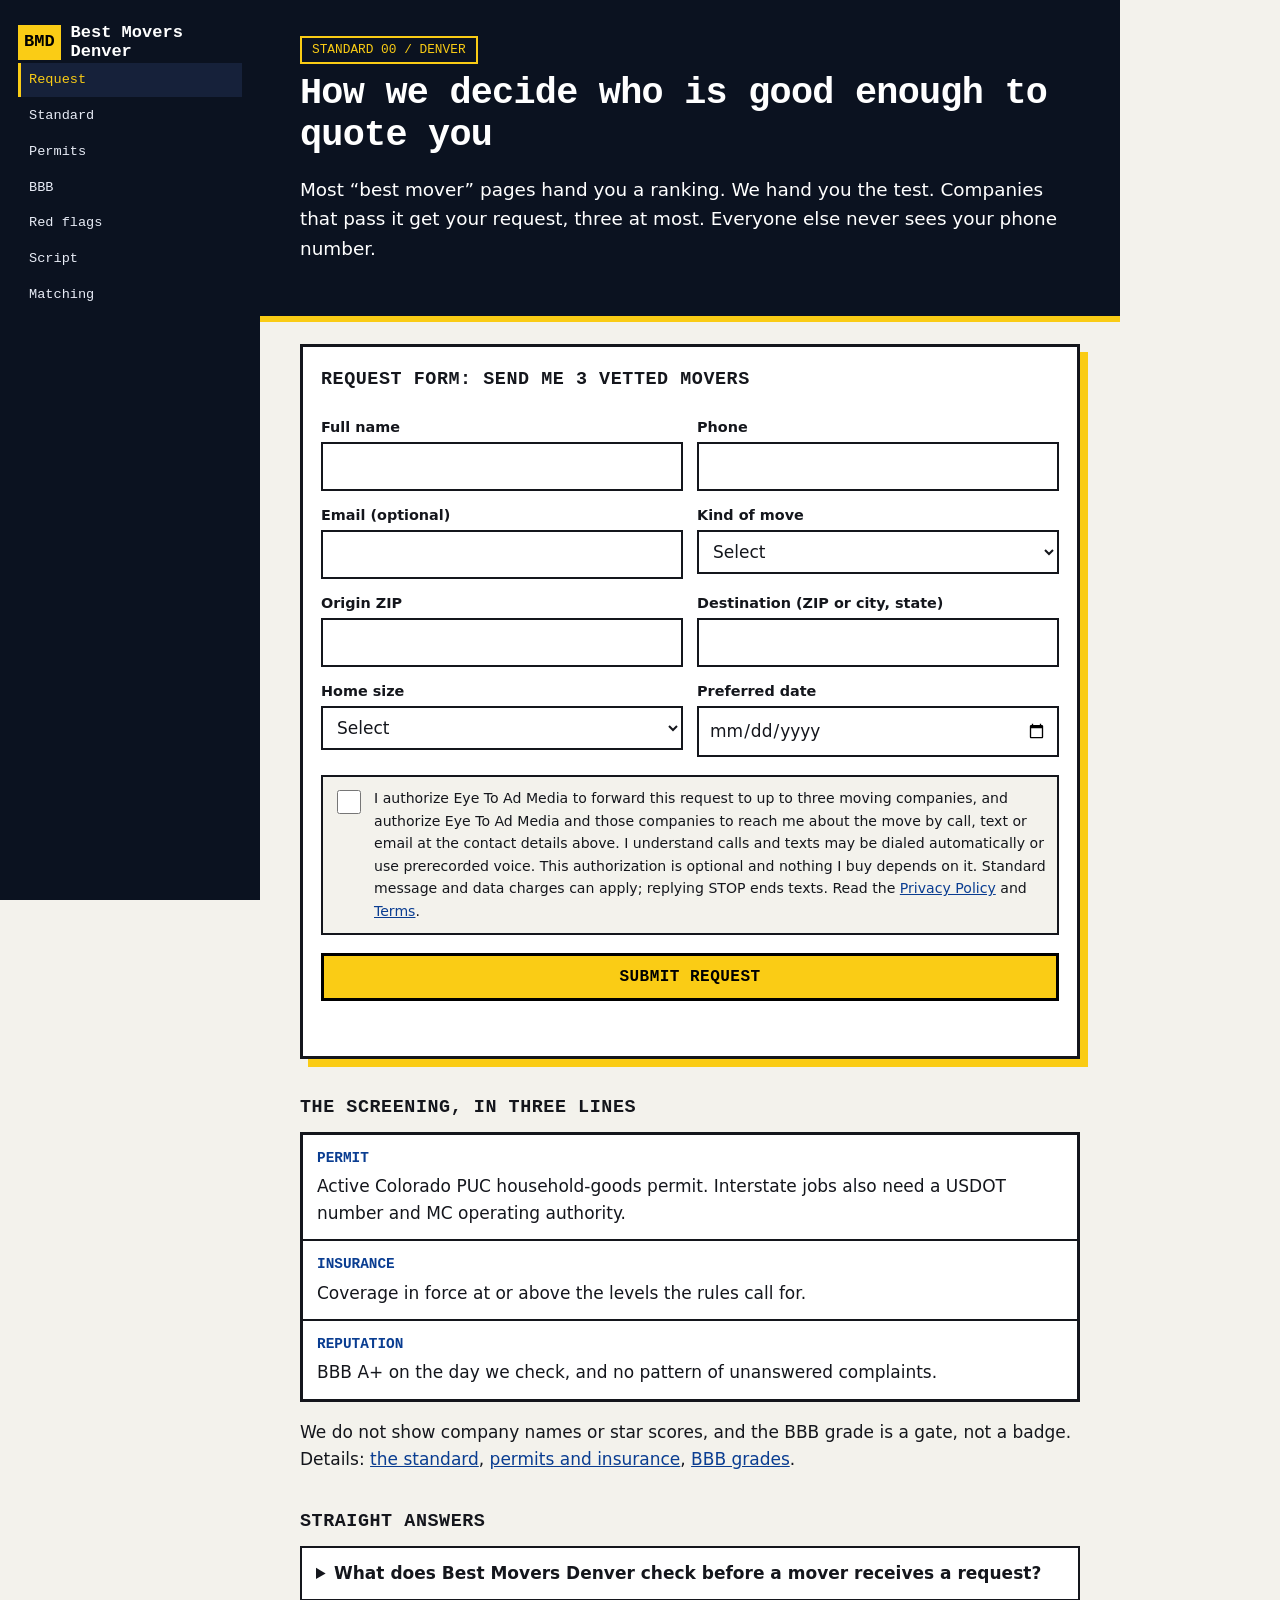
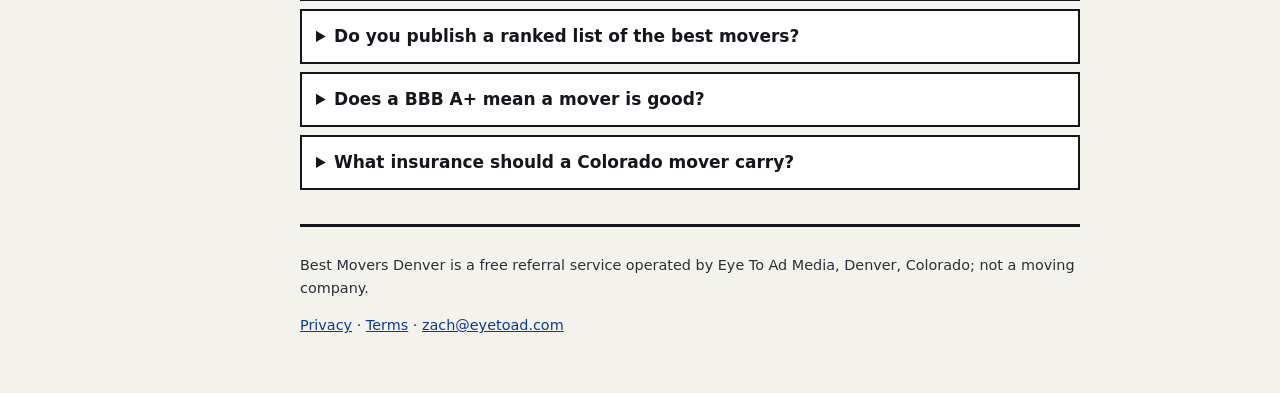
<file: index.html>
<!doctype html>
<html lang="en">
<head>
<meta charset="utf-8">
<meta name="viewport" content="width=device-width,initial-scale=1">
<meta http-equiv="Content-Security-Policy" content="default-src 'self'; script-src 'self'; style-src 'self'; img-src 'self' data:; connect-src https://clients.eyetoad.com; form-action https://clients.eyetoad.com; base-uri 'self'; object-src 'none'; upgrade-insecure-requests">
<meta name="referrer" content="strict-origin-when-cross-origin">
<title>Best Movers Denver: How We Vet Movers Before You Get Quotes</title>
<meta name="description" content="Our vetting standard for Denver movers: Colorado PUC permit, USDOT/MC, insurance and BBB A+. Send one request and get up to 3 vetted movers.">
<link rel="canonical" href="https://bestmoversdenver.com/">
<link rel="icon" href="/assets/icon.svg" type="image/svg+xml">
<link rel="stylesheet" href="/assets/site.css">
<meta property="og:type" content="website">
<meta property="og:title" content="Best Movers Denver: How We Vet Movers Before You Get Quotes">
<meta property="og:description" content="Our vetting standard for Denver movers: Colorado PUC permit, USDOT/MC, insurance and BBB A+. Send one request and get up to 3 vetted movers.">
<meta property="og:url" content="https://bestmoversdenver.com/">
<script type="application/ld+json">
{"@context": "https://schema.org", "@graph": [{"@type": "WebSite", "@id": "https://bestmoversdenver.com/#site", "url": "https://bestmoversdenver.com/", "name": "Best Movers Denver", "publisher": {"@id": "https://bestmoversdenver.com/#org"}}, {"@type": "Organization", "@id": "https://bestmoversdenver.com/#org", "name": "Eye To Ad Media", "url": "https://bestmoversdenver.com/", "areaServed": "Denver, Colorado"}, {"@type": "Service", "name": "Vetted mover matching in Denver", "serviceType": "Moving company referral", "description": "Free referral service that sends a Denver-area move request to up to three movers that passed a permit, insurance and BBB screening. Not a moving company.", "provider": {"@id": "https://bestmoversdenver.com/#org"}, "areaServed": {"@type": "City", "name": "Denver"}, "offers": {"@type": "Offer", "price": "0", "priceCurrency": "USD"}}, {"@type": "FAQPage", "mainEntity": [{"@type": "Question", "name": "What does Best Movers Denver check before a mover receives a request?", "acceptedAnswer": {"@type": "Answer", "text": "Three things, every time: an active Colorado PUC household-goods permit (plus USDOT and MC numbers if the move crosses a state line), insurance in force, and a Better Business Bureau A+ rating. We look each one up ourselves."}}, {"@type": "Question", "name": "Do you publish a ranked list of the best movers?", "acceptedAnswer": {"@type": "Answer", "text": "No. Rankings and star scores go out of date and are easy to game. We publish the standard so you can test any company, including ones we have never heard of."}}, {"@type": "Question", "name": "Does a BBB A+ mean a mover is good?", "acceptedAnswer": {"@type": "Answer", "text": "Not by itself. BBB says its letter grade comes from factors such as complaint history, time in business, transparency, licensing and advertising problems. Customer reviews are not part of the calculation. It is one useful signal among several."}}, {"@type": "Question", "name": "What insurance should a Colorado mover carry?", "acceptedAnswer": {"@type": "Answer", "text": "A compliance publisher's summary of the PUC rules lists 750,000 dollars combined single limit for vehicles of 10,000 pounds GVWR or more, 300,000 for lighter vehicles, and 500,000 general liability for household goods movers. Confirm with the PUC."}}]}]}
</script>
</head>
<body>
<a class="skip" href="#main">Skip to content</a>
<div class="frame">
<aside class="side"><a class="mark" href="/" aria-label="Best Movers Denver home"><span class="sq">BMD</span><span>Best Movers<br>Denver</span></a><nav aria-label="Main"><a href="/" aria-current="page">Request</a><a href="/our-standard/">Standard</a><a href="/permits-and-insurance/">Permits</a><a href="/bbb-grades/">BBB</a><a href="/red-flags/">Red flags</a><a href="/phone-questions/">Script</a><a href="/how-it-works/">Matching</a></nav></aside>
<div class="col"><main id="main">
<div class="topband"><p class="stamp">Standard 00 / Denver</p>
<h1>How we decide who is good enough to quote you</h1>
<p class="lede">Most &ldquo;best mover&rdquo; pages hand you a ranking. We hand you the test. Companies that pass it get your request, three at most. Everyone else never sees your phone number.</p></div>
<section class="slab" aria-labelledby="fh">
<form id="quote" action="https://clients.eyetoad.com/lead/send.php" method="post" data-who="up to three movers that cleared our permit, insurance and BBB screening" novalidate>
<h2 id="fh">Request form: send me 3 vetted movers</h2>
<div class="hp" aria-hidden="true"><label for="hp1">Leave this empty</label><input id="hp1" type="text" name="_honey" tabindex="-1" autocomplete="off"></div>
<input type="hidden" name="_t" value="">
<input type="hidden" name="service" value="Vetted mover request, Denver area (local or interstate)">
<input type="hidden" name="_next" value="https://bestmoversdenver.com/how-it-works/">
<div class="grid2">
<div><label for="f-name">Full name</label><input id="f-name" name="name" type="text" autocomplete="name" required maxlength="80"></div>
<div><label for="f-phone">Phone</label><input id="f-phone" name="phone" type="tel" inputmode="tel" autocomplete="tel" required maxlength="20"></div>
<div><label for="f-email">Email (optional)</label><input id="f-email" name="email" type="email" autocomplete="email" maxlength="120"></div>
<div><label for="f-type">Kind of move</label><select id="f-type" name="move_type"><option value="">Select</option><option>Within Colorado</option><option>Out of Colorado</option><option>Into Colorado</option></select></div>
<div><label for="f-from">Origin ZIP</label><input id="f-from" name="from_zip" type="text" inputmode="numeric" autocomplete="postal-code" maxlength="5" pattern="[0-9]{5}"></div>
<div><label for="f-to">Destination (ZIP or city, state)</label><input id="f-to" name="destination" type="text" maxlength="80"></div>
<div><label for="f-size">Home size</label><select id="f-size" name="home_size"><option value="">Select</option><option>Studio or 1 bedroom</option><option>2 bedrooms</option><option>3 bedrooms</option><option>4 or more bedrooms</option><option>Partial load</option></select></div>
<div><label for="f-date">Preferred date</label><input id="f-date" name="move_date" type="date"></div>
</div>
<div class="agree">
<input id="f-consent" type="checkbox" name="consent" value="yes" required>
<label for="f-consent" id="consent-text">I authorize Eye To Ad Media to forward this request to up to three moving companies, and authorize Eye To Ad Media and those companies to reach me about the move by call, text or email at the contact details above. I understand calls and texts may be dialed automatically or use prerecorded voice. This authorization is optional and nothing I buy depends on it. Standard message and data charges can apply; replying STOP ends texts. Read the <a href="/privacy/">Privacy Policy</a> and <a href="/terms/">Terms</a>.</label>
</div>
<button class="btn go" type="submit" data-label="Submit request">Submit request</button>
<p id="form-msg" class="form-msg" role="status" aria-live="polite" tabindex="-1"></p>
</form>
<div id="form-done" hidden tabindex="-1"><h2>Request received</h2><p>We read each submission before it goes out. Matched movers should call within about one business day. Meanwhile, review the <a href="/phone-questions/">phone script</a> and use it on every call.</p></div>
</section>
<section class="plain" aria-labelledby="t3">
<h2 id="t3">The screening, in three lines</h2>
<dl class="specs">
<div><dt>Permit</dt><dd>Active Colorado PUC household-goods permit. Interstate jobs also need a USDOT number and MC operating authority.</dd></div>
<div><dt>Insurance</dt><dd>Coverage in force at or above the levels the rules call for.</dd></div>
<div><dt>Reputation</dt><dd>BBB A+ on the day we check, and no pattern of unanswered complaints.</dd></div>
</dl>
<p>We do not show company names or star scores, and the BBB grade is a gate, not a badge. Details: <a href="/our-standard/">the standard</a>, <a href="/permits-and-insurance/">permits and insurance</a>, <a href="/bbb-grades/">BBB grades</a>.</p>
</section>
<section class="plain" aria-labelledby="qa">
<h2 id="qa">Straight answers</h2>
<details><summary>What does Best Movers Denver check before a mover receives a request?</summary><p>Three things, every time: an active Colorado PUC household-goods permit (plus USDOT and MC numbers if the move crosses a state line), insurance in force, and a Better Business Bureau A+ rating. We look each one up ourselves.</p></details><details><summary>Do you publish a ranked list of the best movers?</summary><p>No. Rankings and star scores go out of date and are easy to game. We publish the standard so you can test any company, including ones we have never heard of.</p></details><details><summary>Does a BBB A+ mean a mover is good?</summary><p>Not by itself. BBB says its letter grade comes from factors such as complaint history, time in business, transparency, licensing and advertising problems. Customer reviews are not part of the calculation. It is one useful signal among several.</p></details><details><summary>What insurance should a Colorado mover carry?</summary><p>A compliance publisher's summary of the PUC rules lists 750,000 dollars combined single limit for vehicles of 10,000 pounds GVWR or more, 300,000 for lighter vehicles, and 500,000 general liability for household goods movers. Confirm with the PUC.</p></details>
</section>
</main>
<footer class="foot"><p>Best Movers Denver is a free referral service operated by Eye To Ad Media, Denver, Colorado; not a moving company.</p><p><a href="/privacy/">Privacy</a> &middot; <a href="/terms/">Terms</a> &middot; <a href="mailto:zach@eyetoad.com">zach@eyetoad.com</a></p></footer></div>
</div>
<script src="/assets/lead.js" defer></script>
</body>
</html>
</file>
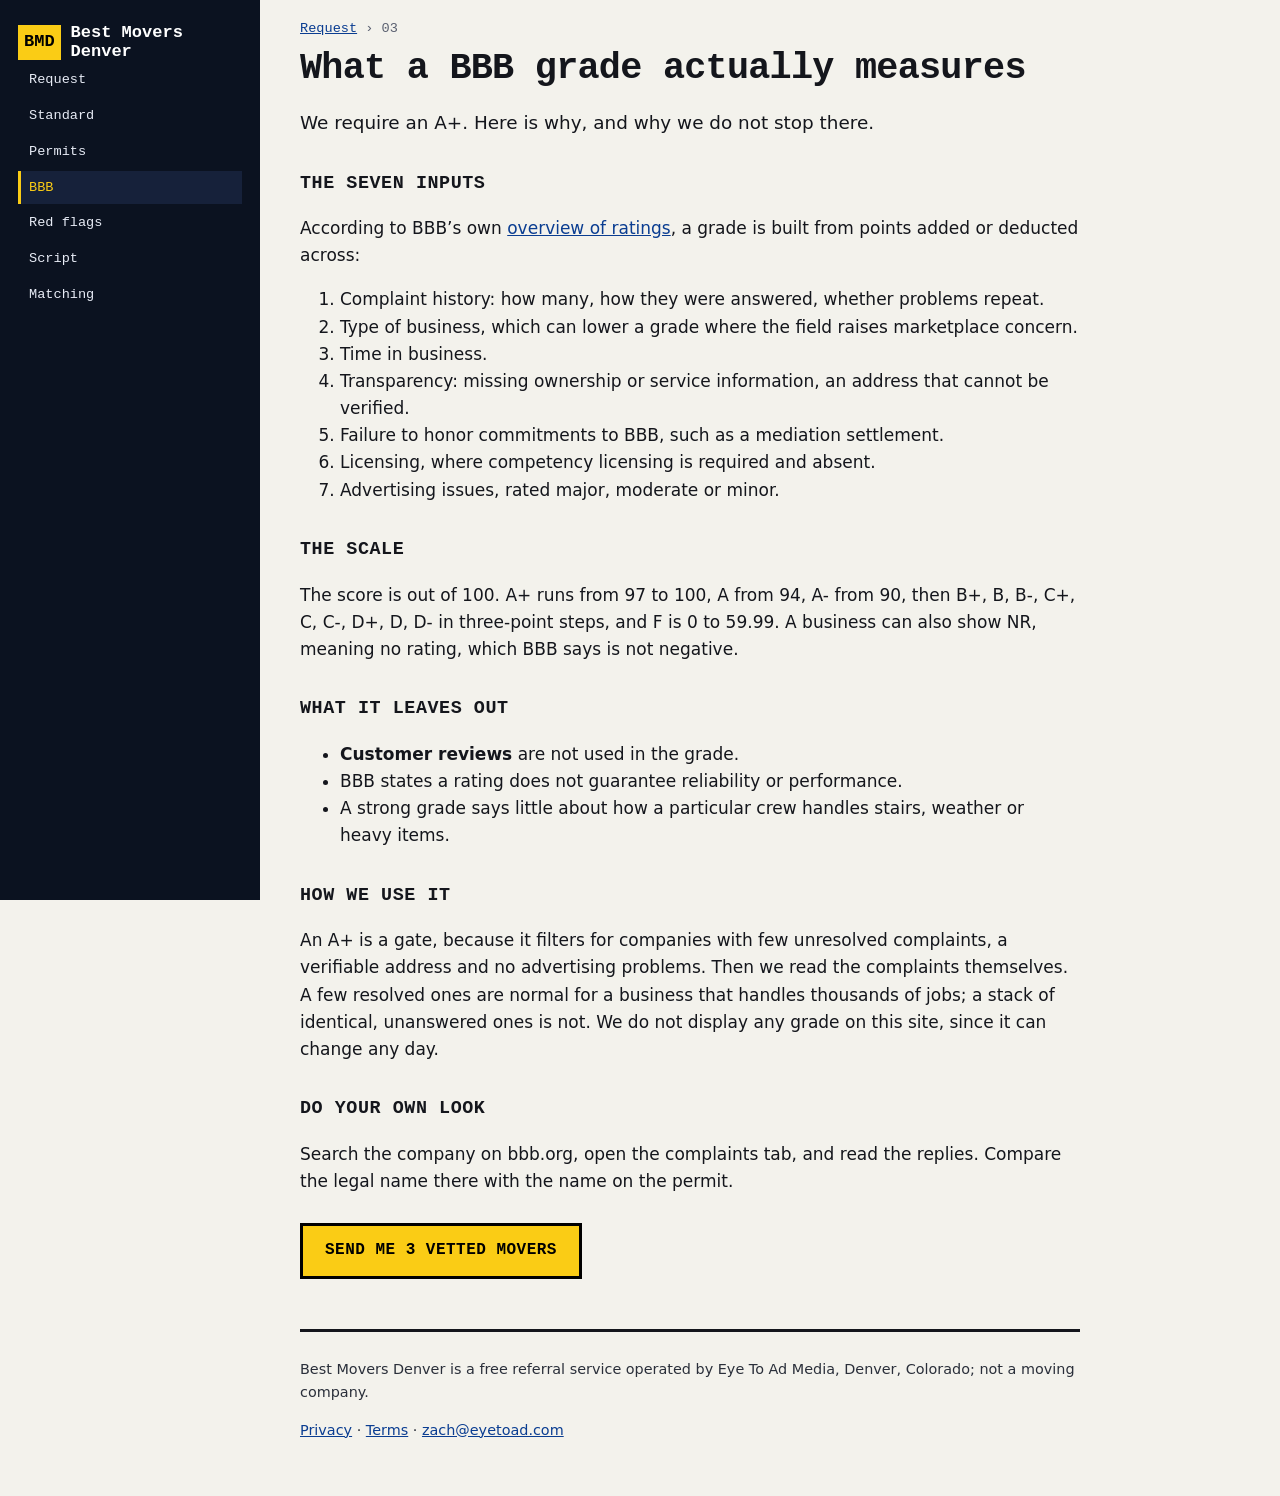
<file: bbb-grades/index.html>
<!doctype html>
<html lang="en">
<head>
<meta charset="utf-8">
<meta name="viewport" content="width=device-width,initial-scale=1">
<meta http-equiv="Content-Security-Policy" content="default-src 'self'; script-src 'self'; style-src 'self'; img-src 'self' data:; form-action 'none'; base-uri 'self'; object-src 'none'; upgrade-insecure-requests">
<meta name="referrer" content="strict-origin-when-cross-origin">
<title>What a BBB Grade Measures (and Doesn&#x27;t) for Movers | Best Movers Denver</title>
<meta name="description" content="How BBB letter grades are calculated from seven factors, the 100-point scale, what reviews do not count for, and how we use A+ when screening Denver movers.">
<link rel="canonical" href="https://bestmoversdenver.com/bbb-grades/">
<link rel="icon" href="/assets/icon.svg" type="image/svg+xml">
<link rel="stylesheet" href="/assets/site.css">
<meta property="og:type" content="website">
<meta property="og:title" content="What a BBB Grade Measures (and Doesn&#x27;t) for Movers | Best Movers Denver">
<meta property="og:description" content="How BBB letter grades are calculated from seven factors, the 100-point scale, what reviews do not count for, and how we use A+ when screening Denver movers.">
<meta property="og:url" content="https://bestmoversdenver.com/bbb-grades/">
<script type="application/ld+json">
{"@context": "https://schema.org", "@graph": [{"@type": "WebSite", "@id": "https://bestmoversdenver.com/#site", "url": "https://bestmoversdenver.com/", "name": "Best Movers Denver", "publisher": {"@id": "https://bestmoversdenver.com/#org"}}, {"@type": "Organization", "@id": "https://bestmoversdenver.com/#org", "name": "Eye To Ad Media", "url": "https://bestmoversdenver.com/", "areaServed": "Denver, Colorado"}, {"@type": "Article", "headline": "What a BBB grade actually measures", "description": "BBB letter grade factors, scale and limits.", "dateModified": "2026-11-11", "author": {"@id": "https://bestmoversdenver.com/#org"}, "publisher": {"@id": "https://bestmoversdenver.com/#org"}, "mainEntityOfPage": "https://bestmoversdenver.com/bbb-grades/"}]}
</script>
</head>
<body>
<a class="skip" href="#main">Skip to content</a>
<div class="frame">
<aside class="side"><a class="mark" href="/" aria-label="Best Movers Denver home"><span class="sq">BMD</span><span>Best Movers<br>Denver</span></a><nav aria-label="Main"><a href="/">Request</a><a href="/our-standard/">Standard</a><a href="/permits-and-insurance/">Permits</a><a href="/bbb-grades/" aria-current="page">BBB</a><a href="/red-flags/">Red flags</a><a href="/phone-questions/">Script</a><a href="/how-it-works/">Matching</a></nav></aside>
<div class="col"><main id="main">
<article class="doc">
<p class="crumb"><a href="/">Request</a> &rsaquo; 03</p>
<h1>What a BBB grade actually measures</h1>
<p class="lede">We require an A+. Here is why, and why we do not stop there.</p>
<h2>The seven inputs</h2>
<p>According to BBB&rsquo;s own <a href="https://www.bbb.org/all/overview-of-ratings" rel="nofollow noopener">overview of ratings</a>, a grade is built from points added or deducted across:</p>
<ol>
<li>Complaint history: how many, how they were answered, whether problems repeat.</li>
<li>Type of business, which can lower a grade where the field raises marketplace concern.</li>
<li>Time in business.</li>
<li>Transparency: missing ownership or service information, an address that cannot be verified.</li>
<li>Failure to honor commitments to BBB, such as a mediation settlement.</li>
<li>Licensing, where competency licensing is required and absent.</li>
<li>Advertising issues, rated major, moderate or minor.</li>
</ol>
<h2>The scale</h2>
<p>The score is out of 100. A+ runs from 97 to 100, A from 94, A- from 90, then B+, B, B-, C+, C, C-, D+, D, D- in three-point steps, and F is 0 to 59.99. A business can also show NR, meaning no rating, which BBB says is not negative.</p>
<h2>What it leaves out</h2>
<ul>
<li><strong>Customer reviews</strong> are not used in the grade.</li>
<li>BBB states a rating does not guarantee reliability or performance.</li>
<li>A strong grade says little about how a particular crew handles stairs, weather or heavy items.</li>
</ul>
<h2>How we use it</h2>
<p>An A+ is a gate, because it filters for companies with few unresolved complaints, a verifiable address and no advertising problems. Then we read the complaints themselves. A few resolved ones are normal for a business that handles thousands of jobs; a stack of identical, unanswered ones is not. We do not display any grade on this site, since it can change any day.</p>
<h2>Do your own look</h2>
<p>Search the company on bbb.org, open the complaints tab, and read the replies. Compare the legal name there with the name on the permit.</p>
<p class="go-line"><a class="btn" href="/#quote">Send me 3 vetted movers</a></p></article>
</main>
<footer class="foot"><p>Best Movers Denver is a free referral service operated by Eye To Ad Media, Denver, Colorado; not a moving company.</p><p><a href="/privacy/">Privacy</a> &middot; <a href="/terms/">Terms</a> &middot; <a href="mailto:zach@eyetoad.com">zach@eyetoad.com</a></p></footer></div>
</div>
</body>
</html>
</file>
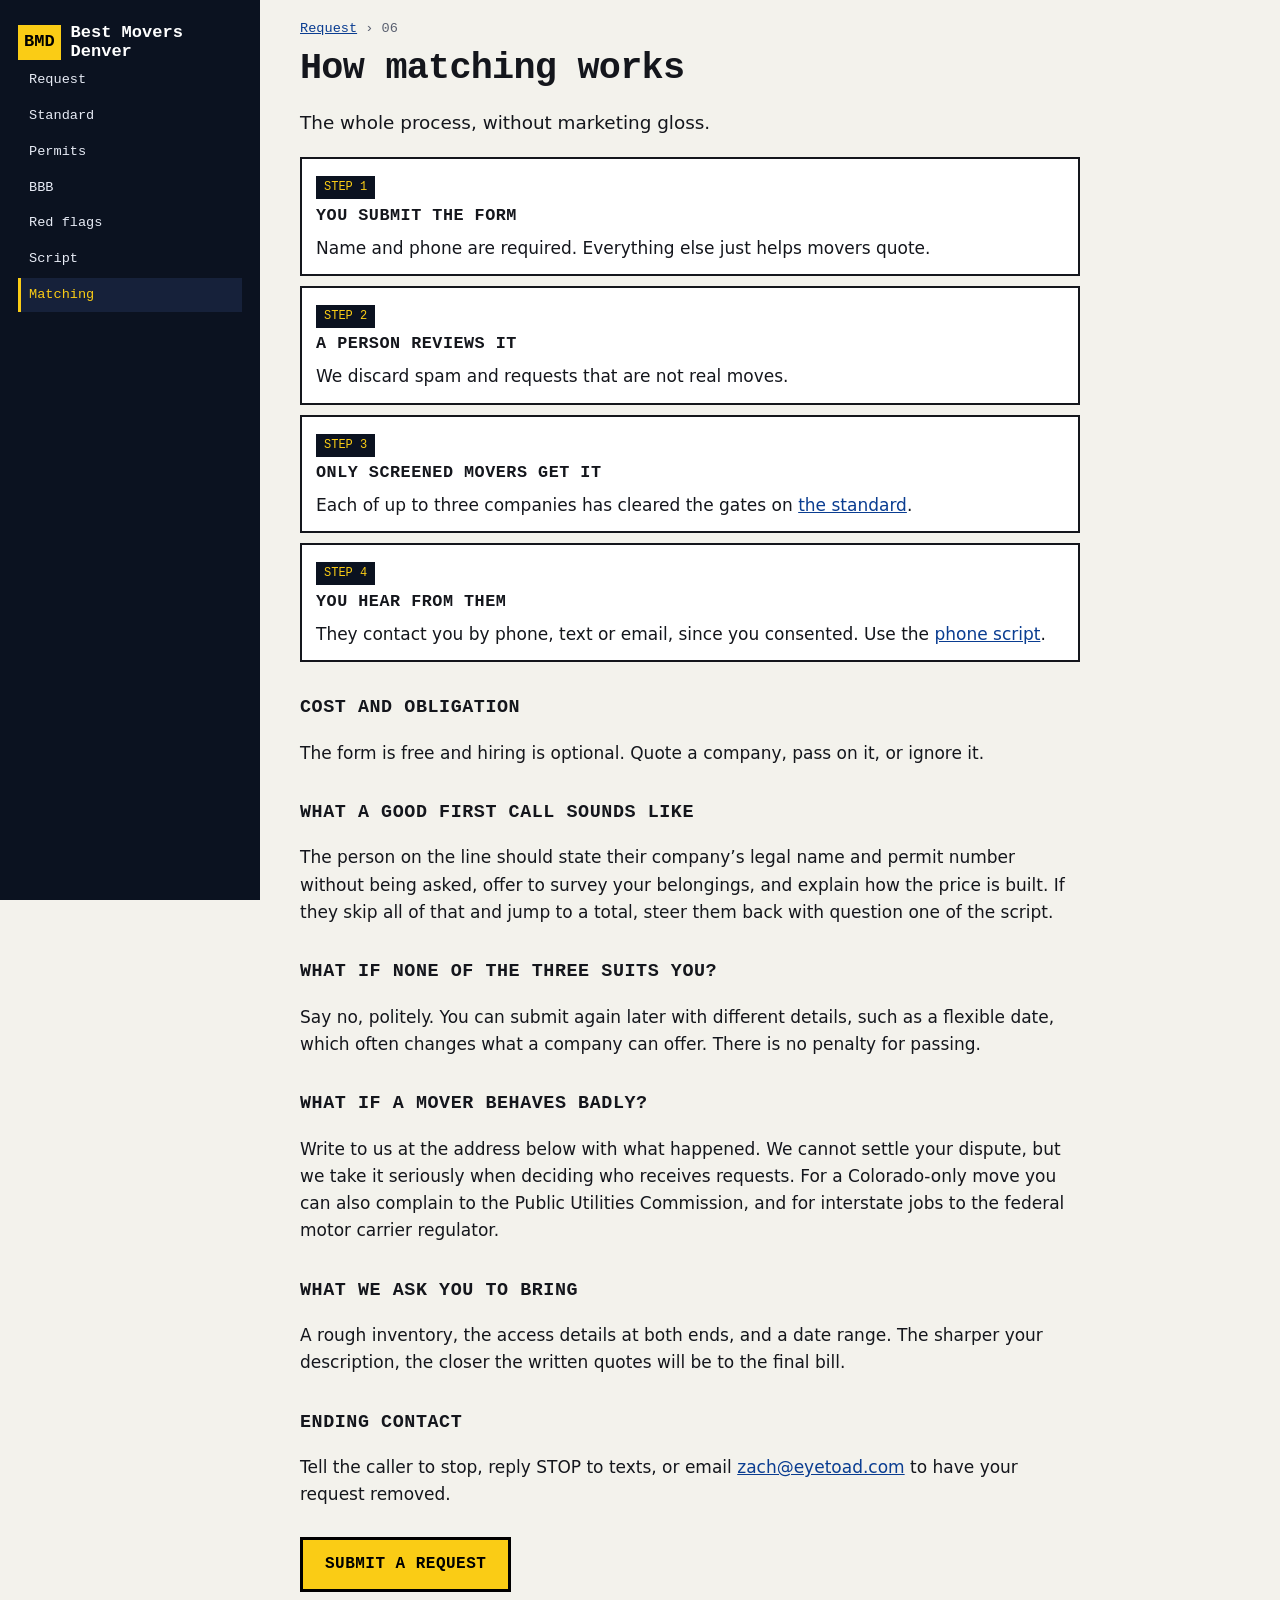
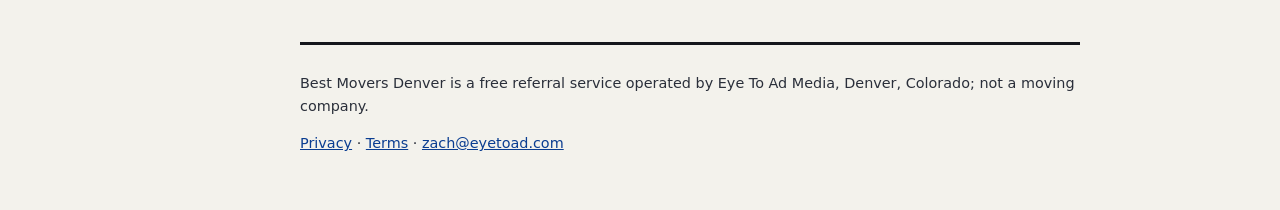
<file: how-it-works/index.html>
<!doctype html>
<html lang="en">
<head>
<meta charset="utf-8">
<meta name="viewport" content="width=device-width,initial-scale=1">
<meta http-equiv="Content-Security-Policy" content="default-src 'self'; script-src 'self'; style-src 'self'; img-src 'self' data:; form-action 'none'; base-uri 'self'; object-src 'none'; upgrade-insecure-requests">
<meta name="referrer" content="strict-origin-when-cross-origin">
<title>How Best Movers Denver Matching Works</title>
<meta name="description" content="From form to calls: who reviews your request, how movers are screened, and how to stop contact.">
<link rel="canonical" href="https://bestmoversdenver.com/how-it-works/">
<link rel="icon" href="/assets/icon.svg" type="image/svg+xml">
<link rel="stylesheet" href="/assets/site.css">
<meta property="og:type" content="website">
<meta property="og:title" content="How Best Movers Denver Matching Works">
<meta property="og:description" content="From form to calls: who reviews your request, how movers are screened, and how to stop contact.">
<meta property="og:url" content="https://bestmoversdenver.com/how-it-works/">
<script type="application/ld+json">
{"@context": "https://schema.org", "@graph": [{"@type": "WebSite", "@id": "https://bestmoversdenver.com/#site", "url": "https://bestmoversdenver.com/", "name": "Best Movers Denver", "publisher": {"@id": "https://bestmoversdenver.com/#org"}}, {"@type": "Organization", "@id": "https://bestmoversdenver.com/#org", "name": "Eye To Ad Media", "url": "https://bestmoversdenver.com/", "areaServed": "Denver, Colorado"}, {"@type": "HowTo", "name": "Get matched with vetted Denver movers", "step": [{"@type": "HowToStep", "name": "Submit the form", "text": "Name and phone required."}, {"@type": "HowToStep", "name": "Review", "text": "A person checks it is a real move."}, {"@type": "HowToStep", "name": "Screened movers only", "text": "Up to three companies that passed the standard."}, {"@type": "HowToStep", "name": "Compare", "text": "Use the phone script and hire one or none."}]}]}
</script>
</head>
<body>
<a class="skip" href="#main">Skip to content</a>
<div class="frame">
<aside class="side"><a class="mark" href="/" aria-label="Best Movers Denver home"><span class="sq">BMD</span><span>Best Movers<br>Denver</span></a><nav aria-label="Main"><a href="/">Request</a><a href="/our-standard/">Standard</a><a href="/permits-and-insurance/">Permits</a><a href="/bbb-grades/">BBB</a><a href="/red-flags/">Red flags</a><a href="/phone-questions/">Script</a><a href="/how-it-works/" aria-current="page">Matching</a></nav></aside>
<div class="col"><main id="main">
<article class="doc">
<p class="crumb"><a href="/">Request</a> &rsaquo; 06</p>
<h1>How matching works</h1>
<p class="lede">The whole process, without marketing gloss.</p>
<ol class="crit">
<li><span class="tagx">Step 1</span><h2>You submit the form</h2><p>Name and phone are required. Everything else just helps movers quote.</p></li>
<li><span class="tagx">Step 2</span><h2>A person reviews it</h2><p>We discard spam and requests that are not real moves.</p></li>
<li><span class="tagx">Step 3</span><h2>Only screened movers get it</h2><p>Each of up to three companies has cleared the gates on <a href="/our-standard/">the standard</a>.</p></li>
<li><span class="tagx">Step 4</span><h2>You hear from them</h2><p>They contact you by phone, text or email, since you consented. Use the <a href="/phone-questions/">phone script</a>.</p></li>
</ol>
<h2>Cost and obligation</h2>
<p>The form is free and hiring is optional. Quote a company, pass on it, or ignore it.</p>
<h2>What a good first call sounds like</h2>
<p>The person on the line should state their company&rsquo;s legal name and permit number without being asked, offer to survey your belongings, and explain how the price is built. If they skip all of that and jump to a total, steer them back with question one of the script.</p>
<h2>What if none of the three suits you?</h2>
<p>Say no, politely. You can submit again later with different details, such as a flexible date, which often changes what a company can offer. There is no penalty for passing.</p>
<h2>What if a mover behaves badly?</h2>
<p>Write to us at the address below with what happened. We cannot settle your dispute, but we take it seriously when deciding who receives requests. For a Colorado-only move you can also complain to the Public Utilities Commission, and for interstate jobs to the federal motor carrier regulator.</p>
<h2>What we ask you to bring</h2>
<p>A rough inventory, the access details at both ends, and a date range. The sharper your description, the closer the written quotes will be to the final bill.</p>
<h2>Ending contact</h2>
<p>Tell the caller to stop, reply STOP to texts, or email <a href="mailto:zach@eyetoad.com">zach@eyetoad.com</a> to have your request removed.</p>
<p class="go-line"><a class="btn" href="/#quote">Submit a request</a></p>
</article>
</main>
<footer class="foot"><p>Best Movers Denver is a free referral service operated by Eye To Ad Media, Denver, Colorado; not a moving company.</p><p><a href="/privacy/">Privacy</a> &middot; <a href="/terms/">Terms</a> &middot; <a href="mailto:zach@eyetoad.com">zach@eyetoad.com</a></p></footer></div>
</div>
</body>
</html>
</file>
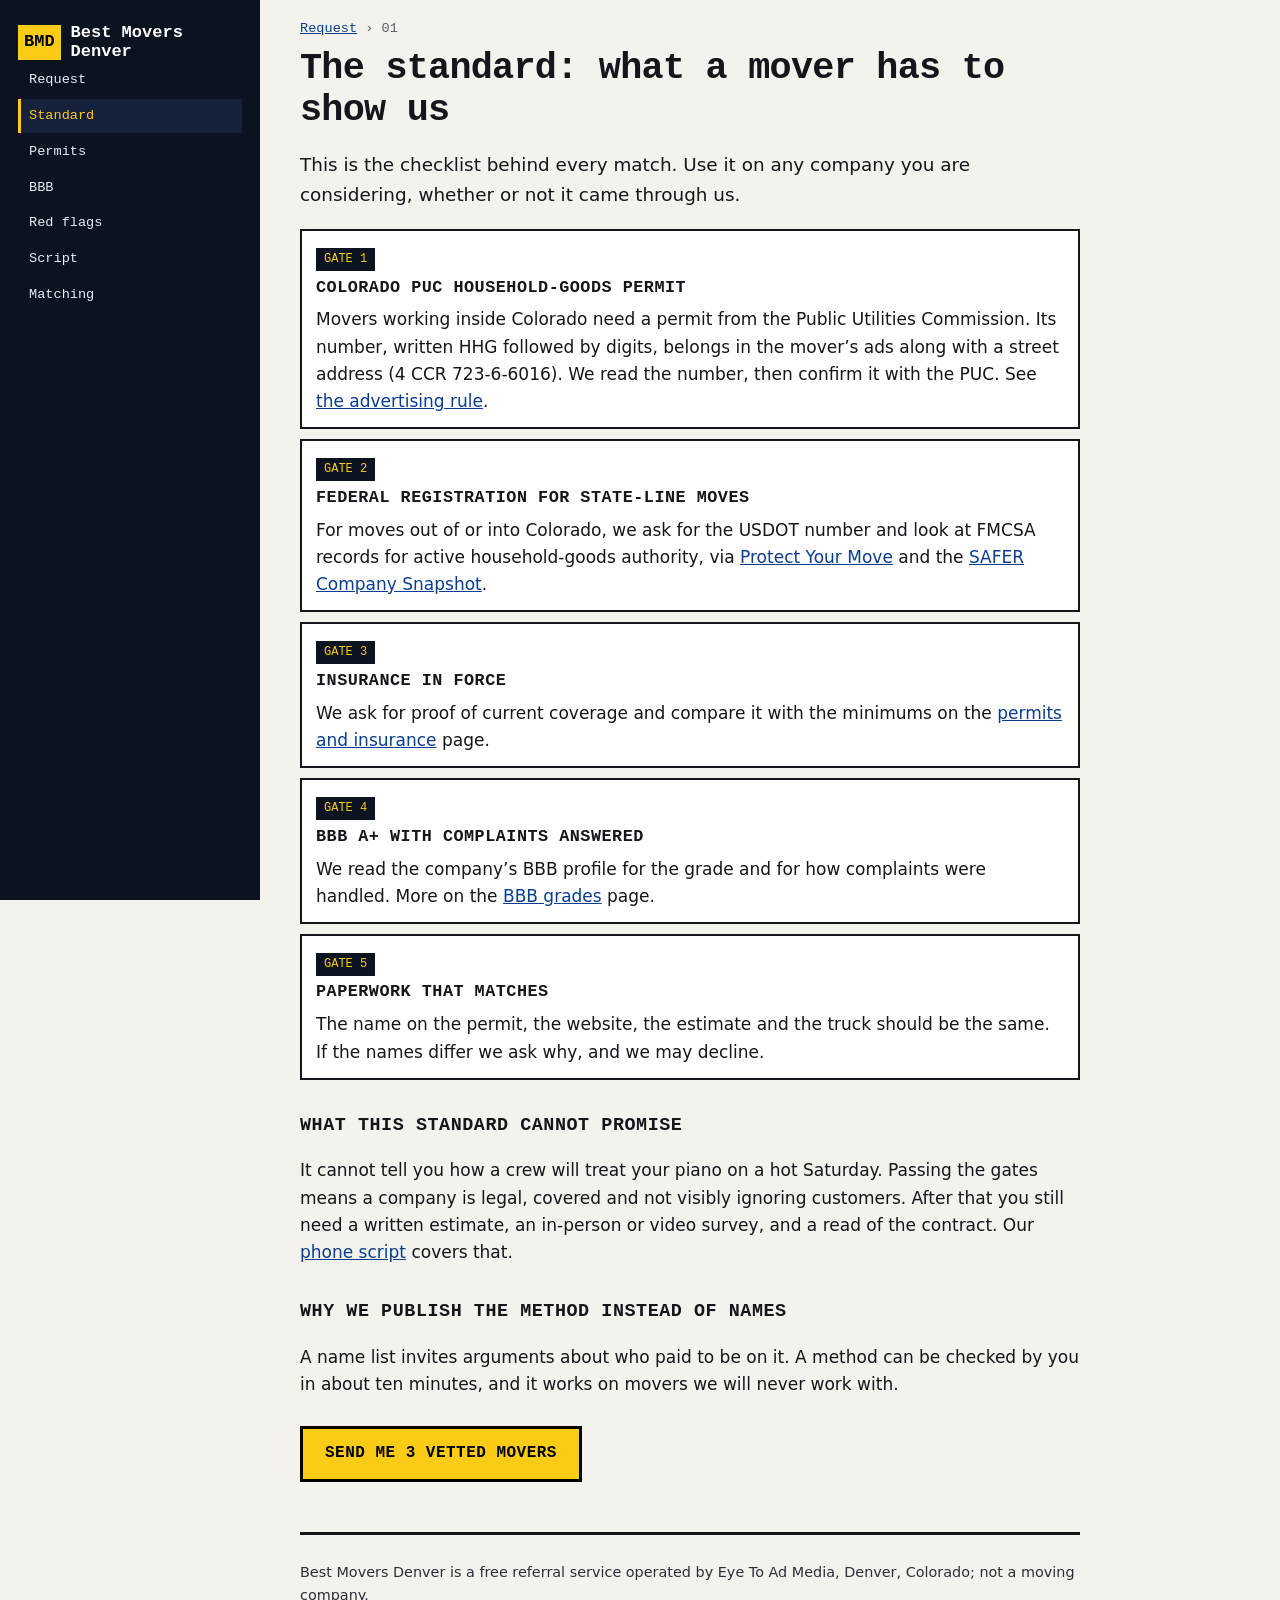
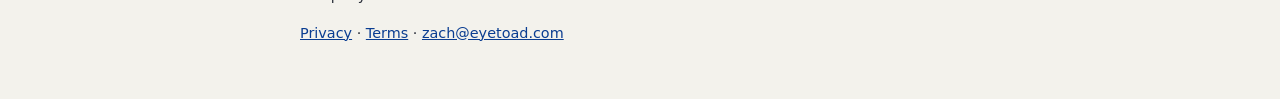
<file: our-standard/index.html>
<!doctype html>
<html lang="en">
<head>
<meta charset="utf-8">
<meta name="viewport" content="width=device-width,initial-scale=1">
<meta http-equiv="Content-Security-Policy" content="default-src 'self'; script-src 'self'; style-src 'self'; img-src 'self' data:; form-action 'none'; base-uri 'self'; object-src 'none'; upgrade-insecure-requests">
<meta name="referrer" content="strict-origin-when-cross-origin">
<title>The Mover Vetting Standard: 5 Gates for Denver Movers | Best Movers Denver</title>
<meta name="description" content="The five checks a Denver mover must pass before it receives a request: PUC permit, federal registration, insurance, BBB A+ and matching paperwork.">
<link rel="canonical" href="https://bestmoversdenver.com/our-standard/">
<link rel="icon" href="/assets/icon.svg" type="image/svg+xml">
<link rel="stylesheet" href="/assets/site.css">
<meta property="og:type" content="website">
<meta property="og:title" content="The Mover Vetting Standard: 5 Gates for Denver Movers | Best Movers Denver">
<meta property="og:description" content="The five checks a Denver mover must pass before it receives a request: PUC permit, federal registration, insurance, BBB A+ and matching paperwork.">
<meta property="og:url" content="https://bestmoversdenver.com/our-standard/">
<script type="application/ld+json">
{"@context": "https://schema.org", "@graph": [{"@type": "WebSite", "@id": "https://bestmoversdenver.com/#site", "url": "https://bestmoversdenver.com/", "name": "Best Movers Denver", "publisher": {"@id": "https://bestmoversdenver.com/#org"}}, {"@type": "Organization", "@id": "https://bestmoversdenver.com/#org", "name": "Eye To Ad Media", "url": "https://bestmoversdenver.com/", "areaServed": "Denver, Colorado"}, {"@type": "Article", "headline": "The mover vetting standard", "description": "Five checks used to screen Denver movers.", "dateModified": "2026-11-11", "author": {"@id": "https://bestmoversdenver.com/#org"}, "publisher": {"@id": "https://bestmoversdenver.com/#org"}, "mainEntityOfPage": "https://bestmoversdenver.com/our-standard/"}]}
</script>
</head>
<body>
<a class="skip" href="#main">Skip to content</a>
<div class="frame">
<aside class="side"><a class="mark" href="/" aria-label="Best Movers Denver home"><span class="sq">BMD</span><span>Best Movers<br>Denver</span></a><nav aria-label="Main"><a href="/">Request</a><a href="/our-standard/" aria-current="page">Standard</a><a href="/permits-and-insurance/">Permits</a><a href="/bbb-grades/">BBB</a><a href="/red-flags/">Red flags</a><a href="/phone-questions/">Script</a><a href="/how-it-works/">Matching</a></nav></aside>
<div class="col"><main id="main">
<article class="doc">
<p class="crumb"><a href="/">Request</a> &rsaquo; 01</p>
<h1>The standard: what a mover has to show us</h1>
<p class="lede">This is the checklist behind every match. Use it on any company you are considering, whether or not it came through us.</p>
<ol class="crit">
<li><span class="tagx">Gate 1</span><h2>Colorado PUC household-goods permit</h2><p>Movers working inside Colorado need a permit from the Public Utilities Commission. Its number, written HHG followed by digits, belongs in the mover&rsquo;s ads along with a street address (4 CCR 723-6-6016). We read the number, then confirm it with the PUC. See <a href="https://www.law.cornell.edu/regulations/colorado/4-CCR-723-6-6016" rel="nofollow noopener">the advertising rule</a>.</p></li>
<li><span class="tagx">Gate 2</span><h2>Federal registration for state-line moves</h2><p>For moves out of or into Colorado, we ask for the USDOT number and look at FMCSA records for active household-goods authority, via <a href="https://www.fmcsa.dot.gov/protect-your-move" rel="nofollow noopener">Protect Your Move</a> and the <a href="https://safer.fmcsa.dot.gov/CompanySnapshot.aspx" rel="nofollow noopener">SAFER Company Snapshot</a>.</p></li>
<li><span class="tagx">Gate 3</span><h2>Insurance in force</h2><p>We ask for proof of current coverage and compare it with the minimums on the <a href="/permits-and-insurance/">permits and insurance</a> page.</p></li>
<li><span class="tagx">Gate 4</span><h2>BBB A+ with complaints answered</h2><p>We read the company&rsquo;s BBB profile for the grade and for how complaints were handled. More on the <a href="/bbb-grades/">BBB grades</a> page.</p></li>
<li><span class="tagx">Gate 5</span><h2>Paperwork that matches</h2><p>The name on the permit, the website, the estimate and the truck should be the same. If the names differ we ask why, and we may decline.</p></li>
</ol>
<h2>What this standard cannot promise</h2>
<p>It cannot tell you how a crew will treat your piano on a hot Saturday. Passing the gates means a company is legal, covered and not visibly ignoring customers. After that you still need a written estimate, an in-person or video survey, and a read of the contract. Our <a href="/phone-questions/">phone script</a> covers that.</p>
<h2>Why we publish the method instead of names</h2>
<p>A name list invites arguments about who paid to be on it. A method can be checked by you in about ten minutes, and it works on movers we will never work with.</p>
<p class="go-line"><a class="btn" href="/#quote">Send me 3 vetted movers</a></p></article>
</main>
<footer class="foot"><p>Best Movers Denver is a free referral service operated by Eye To Ad Media, Denver, Colorado; not a moving company.</p><p><a href="/privacy/">Privacy</a> &middot; <a href="/terms/">Terms</a> &middot; <a href="mailto:zach@eyetoad.com">zach@eyetoad.com</a></p></footer></div>
</div>
</body>
</html>
</file>
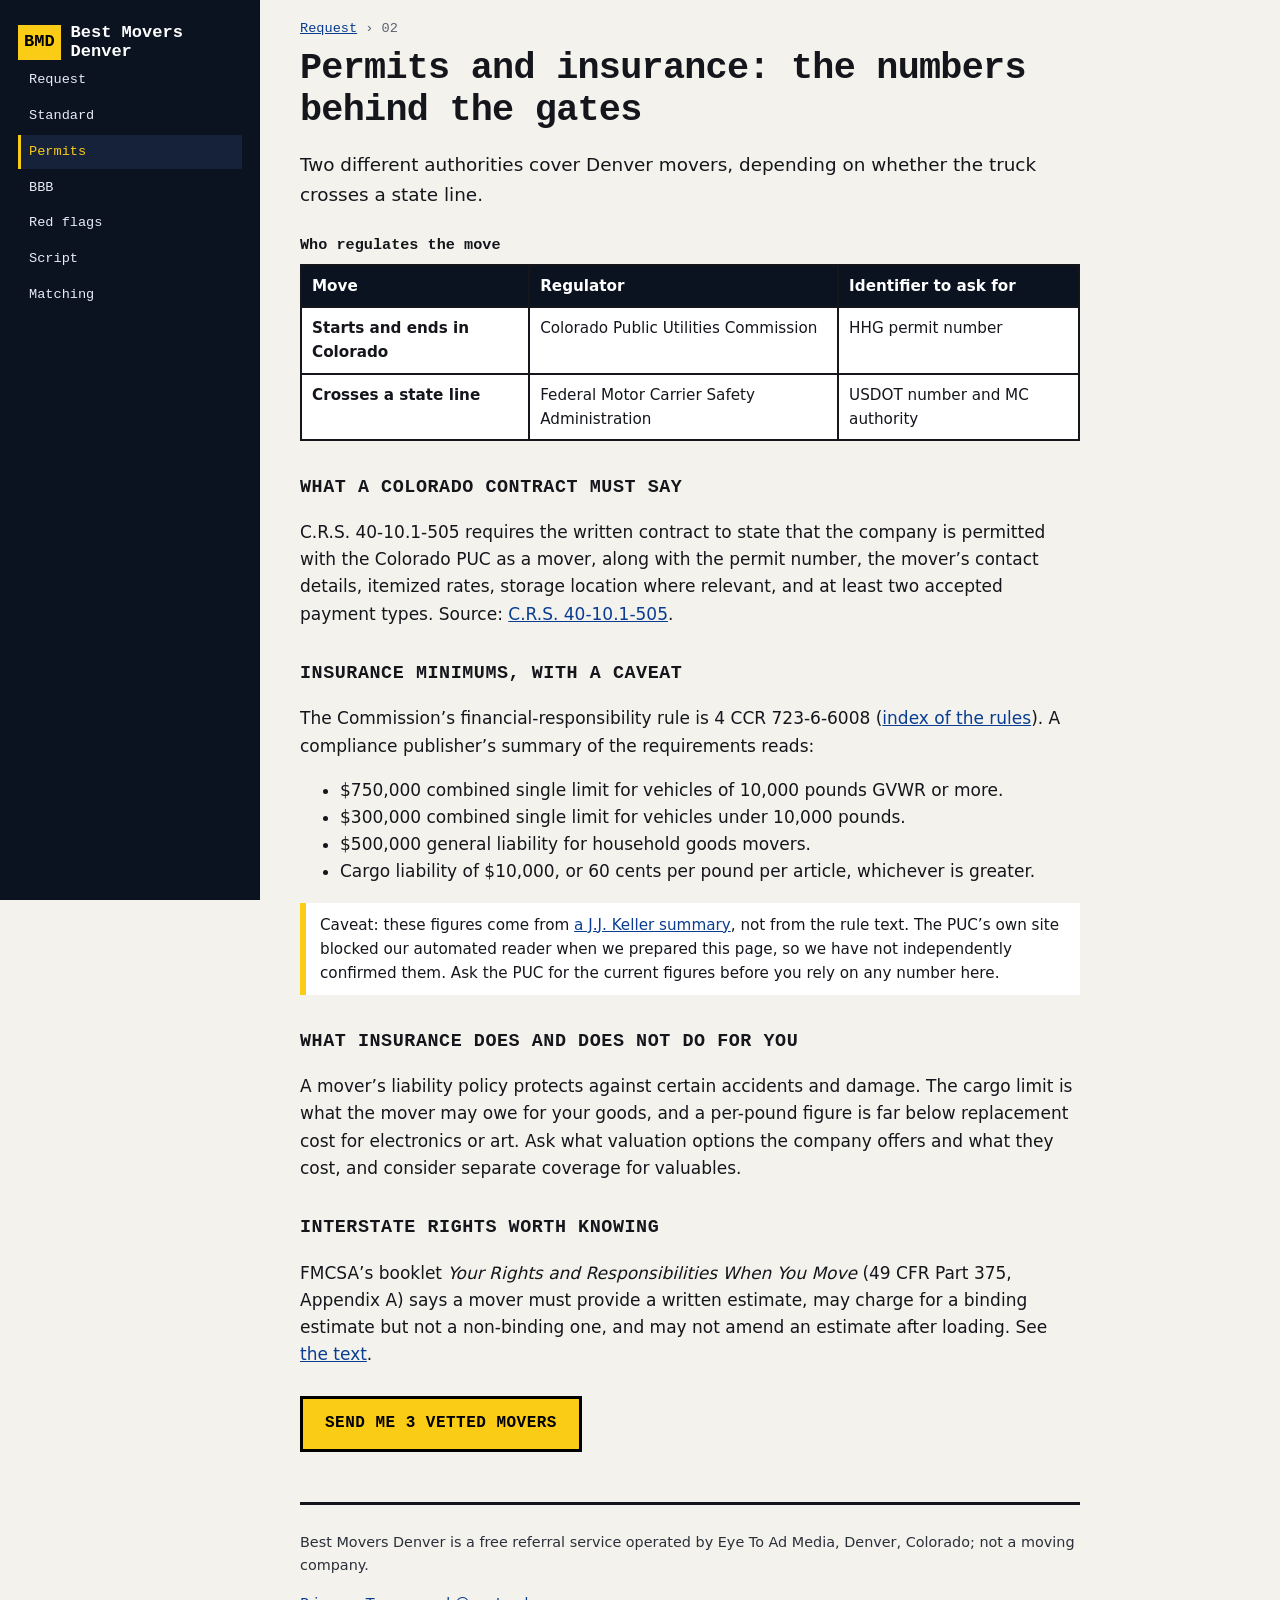
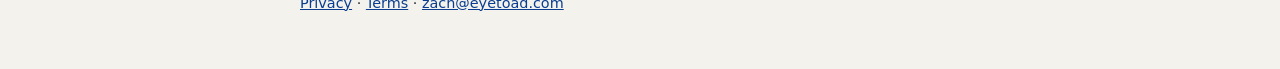
<file: permits-and-insurance/index.html>
<!doctype html>
<html lang="en">
<head>
<meta charset="utf-8">
<meta name="viewport" content="width=device-width,initial-scale=1">
<meta http-equiv="Content-Security-Policy" content="default-src 'self'; script-src 'self'; style-src 'self'; img-src 'self' data:; form-action 'none'; base-uri 'self'; object-src 'none'; upgrade-insecure-requests">
<meta name="referrer" content="strict-origin-when-cross-origin">
<title>Colorado Mover Permits and Insurance Requirements | Best Movers Denver</title>
<meta name="description" content="Colorado PUC permit versus federal USDOT/MC authority, what the contract must say, and the insurance minimums reported for Colorado household goods movers.">
<link rel="canonical" href="https://bestmoversdenver.com/permits-and-insurance/">
<link rel="icon" href="/assets/icon.svg" type="image/svg+xml">
<link rel="stylesheet" href="/assets/site.css">
<meta property="og:type" content="website">
<meta property="og:title" content="Colorado Mover Permits and Insurance Requirements | Best Movers Denver">
<meta property="og:description" content="Colorado PUC permit versus federal USDOT/MC authority, what the contract must say, and the insurance minimums reported for Colorado household goods movers.">
<meta property="og:url" content="https://bestmoversdenver.com/permits-and-insurance/">
<script type="application/ld+json">
{"@context": "https://schema.org", "@graph": [{"@type": "WebSite", "@id": "https://bestmoversdenver.com/#site", "url": "https://bestmoversdenver.com/", "name": "Best Movers Denver", "publisher": {"@id": "https://bestmoversdenver.com/#org"}}, {"@type": "Organization", "@id": "https://bestmoversdenver.com/#org", "name": "Eye To Ad Media", "url": "https://bestmoversdenver.com/", "areaServed": "Denver, Colorado"}, {"@type": "Article", "headline": "Permits and insurance for Denver movers", "description": "Regulators, identifiers and reported insurance minimums.", "dateModified": "2026-11-11", "author": {"@id": "https://bestmoversdenver.com/#org"}, "publisher": {"@id": "https://bestmoversdenver.com/#org"}, "mainEntityOfPage": "https://bestmoversdenver.com/permits-and-insurance/"}]}
</script>
</head>
<body>
<a class="skip" href="#main">Skip to content</a>
<div class="frame">
<aside class="side"><a class="mark" href="/" aria-label="Best Movers Denver home"><span class="sq">BMD</span><span>Best Movers<br>Denver</span></a><nav aria-label="Main"><a href="/">Request</a><a href="/our-standard/">Standard</a><a href="/permits-and-insurance/" aria-current="page">Permits</a><a href="/bbb-grades/">BBB</a><a href="/red-flags/">Red flags</a><a href="/phone-questions/">Script</a><a href="/how-it-works/">Matching</a></nav></aside>
<div class="col"><main id="main">
<article class="doc">
<p class="crumb"><a href="/">Request</a> &rsaquo; 02</p>
<h1>Permits and insurance: the numbers behind the gates</h1>
<p class="lede">Two different authorities cover Denver movers, depending on whether the truck crosses a state line.</p>
<div class="tw"><table>
<caption>Who regulates the move</caption>
<thead><tr><th scope="col">Move</th><th scope="col">Regulator</th><th scope="col">Identifier to ask for</th></tr></thead>
<tbody>
<tr><th scope="row">Starts and ends in Colorado</th><td>Colorado Public Utilities Commission</td><td>HHG permit number</td></tr>
<tr><th scope="row">Crosses a state line</th><td>Federal Motor Carrier Safety Administration</td><td>USDOT number and MC authority</td></tr>
</tbody></table></div>
<h2>What a Colorado contract must say</h2>
<p>C.R.S. 40-10.1-505 requires the written contract to state that the company is permitted with the Colorado PUC as a mover, along with the permit number, the mover&rsquo;s contact details, itemized rates, storage location where relevant, and at least two accepted payment types. Source: <a href="https://colorado.public.law/statutes/crs_40-10.1-505" rel="nofollow noopener">C.R.S. 40-10.1-505</a>.</p>
<h2>Insurance minimums, with a caveat</h2>
<p>The Commission&rsquo;s financial-responsibility rule is 4 CCR 723-6-6008 (<a href="https://www.law.cornell.edu/regulations/colorado/department-700/division-723/4-CCR-723-6/general-provisions" rel="nofollow noopener">index of the rules</a>). A compliance publisher&rsquo;s summary of the requirements reads:</p>
<ul>
<li>$750,000 combined single limit for vehicles of 10,000 pounds GVWR or more.</li>
<li>$300,000 combined single limit for vehicles under 10,000 pounds.</li>
<li>$500,000 general liability for household goods movers.</li>
<li>Cargo liability of $10,000, or 60 cents per pound per article, whichever is greater.</li>
</ul>
<p class="note">Caveat: these figures come from <a href="https://jjkellercompliancenetwork.com/regsense/details/scofhca" rel="nofollow noopener">a J.J. Keller summary</a>, not from the rule text. The PUC&rsquo;s own site blocked our automated reader when we prepared this page, so we have not independently confirmed them. Ask the PUC for the current figures before you rely on any number here.</p>
<h2>What insurance does and does not do for you</h2>
<p>A mover&rsquo;s liability policy protects against certain accidents and damage. The cargo limit is what the mover may owe for your goods, and a per-pound figure is far below replacement cost for electronics or art. Ask what valuation options the company offers and what they cost, and consider separate coverage for valuables.</p>
<h2>Interstate rights worth knowing</h2>
<p>FMCSA&rsquo;s booklet <em>Your Rights and Responsibilities When You Move</em> (49 CFR Part 375, Appendix A) says a mover must provide a written estimate, may charge for a binding estimate but not a non-binding one, and may not amend an estimate after loading. See <a href="https://codes.findlaw.com/cfr/title-49-transportation/cfr-pt-49-375-app-a/" rel="nofollow noopener">the text</a>.</p>
<p class="go-line"><a class="btn" href="/#quote">Send me 3 vetted movers</a></p></article>
</main>
<footer class="foot"><p>Best Movers Denver is a free referral service operated by Eye To Ad Media, Denver, Colorado; not a moving company.</p><p><a href="/privacy/">Privacy</a> &middot; <a href="/terms/">Terms</a> &middot; <a href="mailto:zach@eyetoad.com">zach@eyetoad.com</a></p></footer></div>
</div>
</body>
</html>
</file>
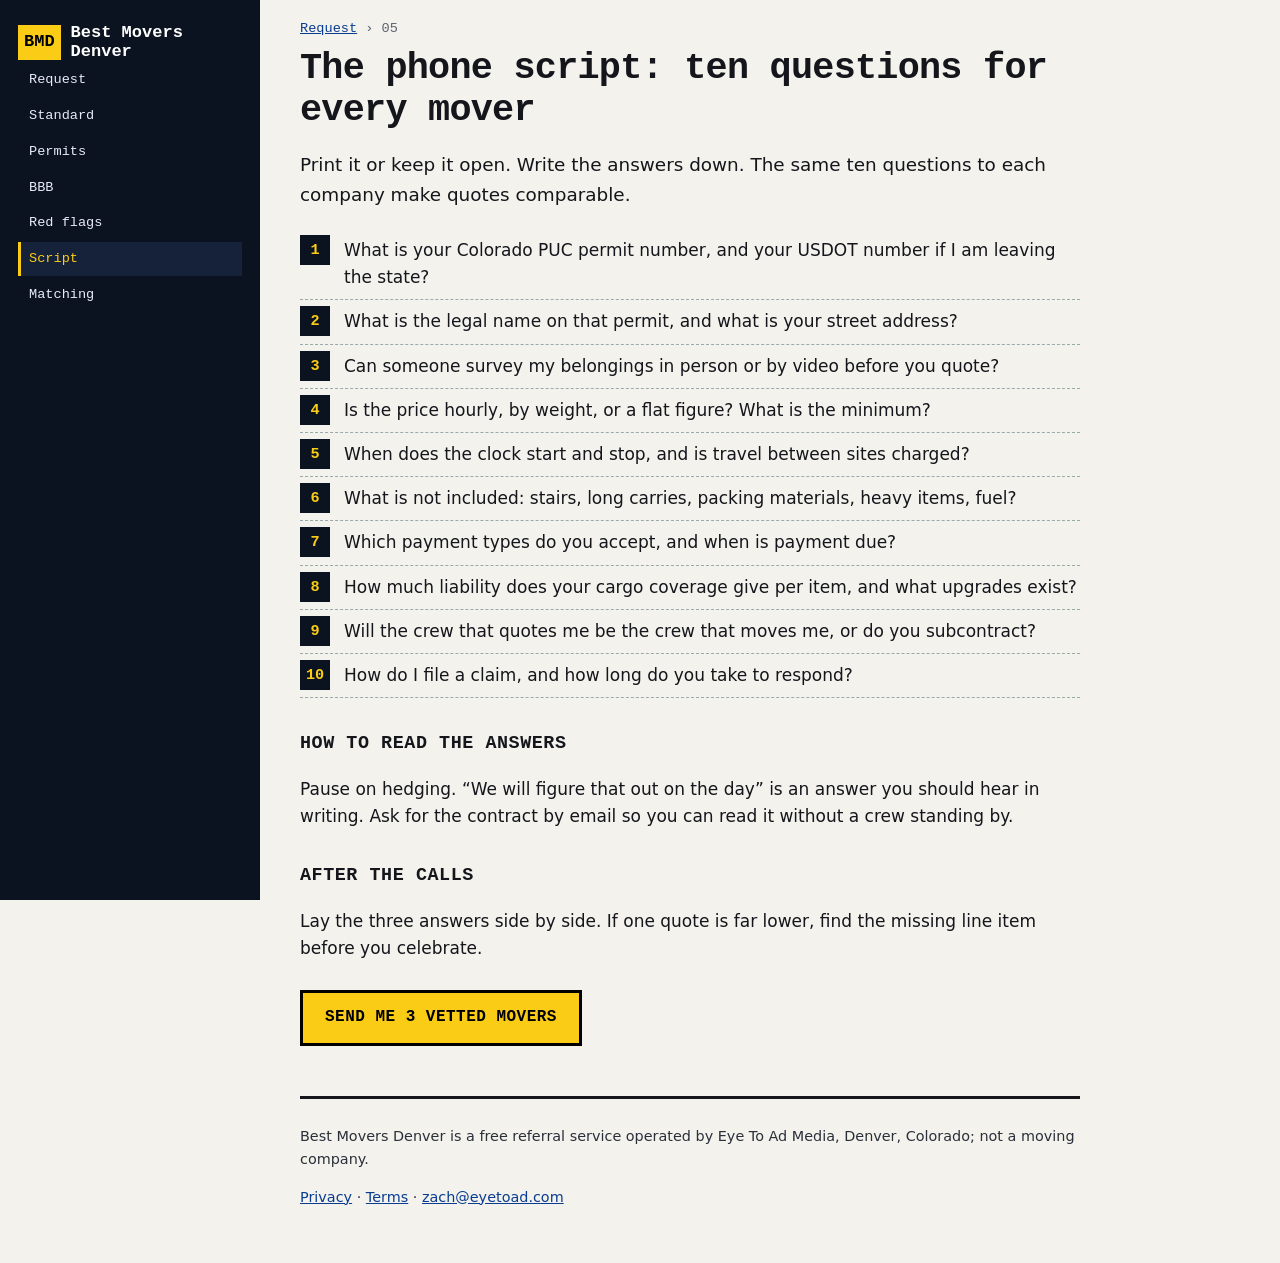
<file: phone-questions/index.html>
<!doctype html>
<html lang="en">
<head>
<meta charset="utf-8">
<meta name="viewport" content="width=device-width,initial-scale=1">
<meta http-equiv="Content-Security-Policy" content="default-src 'self'; script-src 'self'; style-src 'self'; img-src 'self' data:; form-action 'none'; base-uri 'self'; object-src 'none'; upgrade-insecure-requests">
<meta name="referrer" content="strict-origin-when-cross-origin">
<title>10 Questions to Ask a Denver Mover on the Phone | Best Movers Denver</title>
<meta name="description" content="A ten-question phone script for comparing Denver movers: permit, pricing basis, extras, payment, subcontracting and claims.">
<link rel="canonical" href="https://bestmoversdenver.com/phone-questions/">
<link rel="icon" href="/assets/icon.svg" type="image/svg+xml">
<link rel="stylesheet" href="/assets/site.css">
<meta property="og:type" content="website">
<meta property="og:title" content="10 Questions to Ask a Denver Mover on the Phone | Best Movers Denver">
<meta property="og:description" content="A ten-question phone script for comparing Denver movers: permit, pricing basis, extras, payment, subcontracting and claims.">
<meta property="og:url" content="https://bestmoversdenver.com/phone-questions/">
<script type="application/ld+json">
{"@context": "https://schema.org", "@graph": [{"@type": "WebSite", "@id": "https://bestmoversdenver.com/#site", "url": "https://bestmoversdenver.com/", "name": "Best Movers Denver", "publisher": {"@id": "https://bestmoversdenver.com/#org"}}, {"@type": "Organization", "@id": "https://bestmoversdenver.com/#org", "name": "Eye To Ad Media", "url": "https://bestmoversdenver.com/", "areaServed": "Denver, Colorado"}, {"@type": "Article", "headline": "Ten questions to ask a Denver mover", "description": "Phone script for comparing movers.", "dateModified": "2026-11-11", "author": {"@id": "https://bestmoversdenver.com/#org"}, "publisher": {"@id": "https://bestmoversdenver.com/#org"}, "mainEntityOfPage": "https://bestmoversdenver.com/phone-questions/"}]}
</script>
</head>
<body>
<a class="skip" href="#main">Skip to content</a>
<div class="frame">
<aside class="side"><a class="mark" href="/" aria-label="Best Movers Denver home"><span class="sq">BMD</span><span>Best Movers<br>Denver</span></a><nav aria-label="Main"><a href="/">Request</a><a href="/our-standard/">Standard</a><a href="/permits-and-insurance/">Permits</a><a href="/bbb-grades/">BBB</a><a href="/red-flags/">Red flags</a><a href="/phone-questions/" aria-current="page">Script</a><a href="/how-it-works/">Matching</a></nav></aside>
<div class="col"><main id="main">
<article class="doc">
<p class="crumb"><a href="/">Request</a> &rsaquo; 05</p>
<h1>The phone script: ten questions for every mover</h1>
<p class="lede">Print it or keep it open. Write the answers down. The same ten questions to each company make quotes comparable.</p>
<ol class="qs">
<li>What is your Colorado PUC permit number, and your USDOT number if I am leaving the state?</li>
<li>What is the legal name on that permit, and what is your street address?</li>
<li>Can someone survey my belongings in person or by video before you quote?</li>
<li>Is the price hourly, by weight, or a flat figure? What is the minimum?</li>
<li>When does the clock start and stop, and is travel between sites charged?</li>
<li>What is not included: stairs, long carries, packing materials, heavy items, fuel?</li>
<li>Which payment types do you accept, and when is payment due?</li>
<li>How much liability does your cargo coverage give per item, and what upgrades exist?</li>
<li>Will the crew that quotes me be the crew that moves me, or do you subcontract?</li>
<li>How do I file a claim, and how long do you take to respond?</li>
</ol>
<h2>How to read the answers</h2>
<p>Pause on hedging. &ldquo;We will figure that out on the day&rdquo; is an answer you should hear in writing. Ask for the contract by email so you can read it without a crew standing by.</p>
<h2>After the calls</h2>
<p>Lay the three answers side by side. If one quote is far lower, find the missing line item before you celebrate.</p>
<p class="go-line"><a class="btn" href="/#quote">Send me 3 vetted movers</a></p></article>
</main>
<footer class="foot"><p>Best Movers Denver is a free referral service operated by Eye To Ad Media, Denver, Colorado; not a moving company.</p><p><a href="/privacy/">Privacy</a> &middot; <a href="/terms/">Terms</a> &middot; <a href="mailto:zach@eyetoad.com">zach@eyetoad.com</a></p></footer></div>
</div>
</body>
</html>
</file>
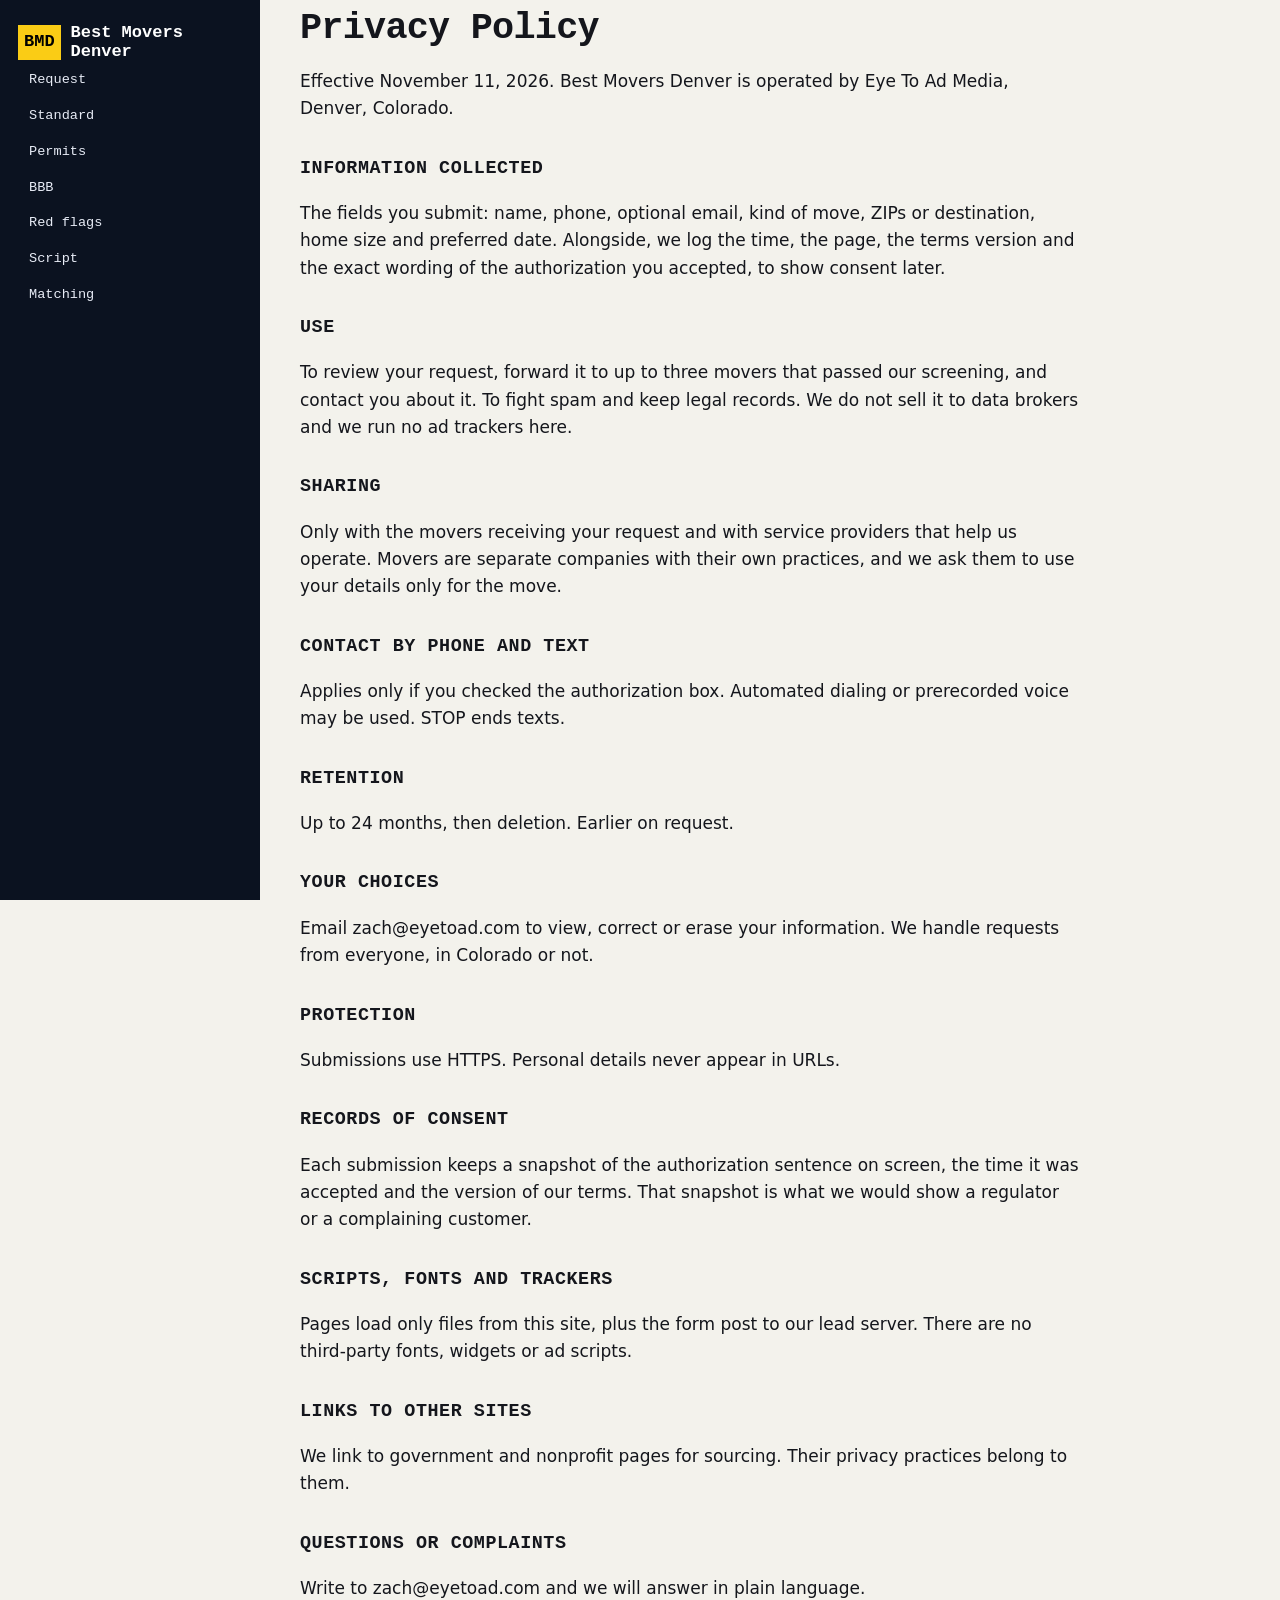
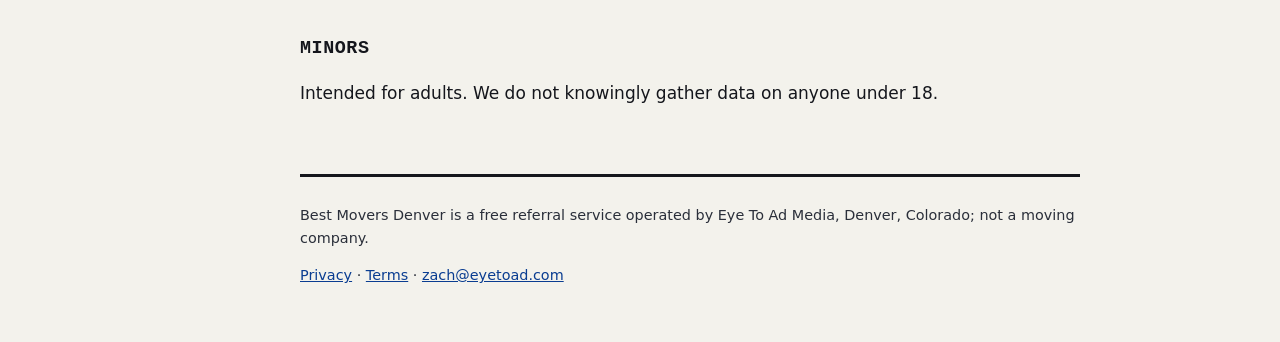
<file: privacy/index.html>
<!doctype html>
<html lang="en">
<head>
<meta charset="utf-8">
<meta name="viewport" content="width=device-width,initial-scale=1">
<meta http-equiv="Content-Security-Policy" content="default-src 'self'; script-src 'self'; style-src 'self'; img-src 'self' data:; form-action 'none'; base-uri 'self'; object-src 'none'; upgrade-insecure-requests">
<meta name="referrer" content="strict-origin-when-cross-origin">
<title>Privacy Policy | Best Movers Denver</title>
<meta name="description" content="What Best Movers Denver collects, how it is used and how to delete it.">
<meta name="robots" content="noindex,follow">
<link rel="canonical" href="https://bestmoversdenver.com/privacy/">
<link rel="icon" href="/assets/icon.svg" type="image/svg+xml">
<link rel="stylesheet" href="/assets/site.css">
</head>
<body>
<a class="skip" href="#main">Skip to content</a>
<div class="frame">
<aside class="side"><a class="mark" href="/" aria-label="Best Movers Denver home"><span class="sq">BMD</span><span>Best Movers<br>Denver</span></a><nav aria-label="Main"><a href="/">Request</a><a href="/our-standard/">Standard</a><a href="/permits-and-insurance/">Permits</a><a href="/bbb-grades/">BBB</a><a href="/red-flags/">Red flags</a><a href="/phone-questions/">Script</a><a href="/how-it-works/">Matching</a></nav></aside>
<div class="col"><main id="main">
<article class="doc">
<h1>Privacy Policy</h1>
<p>Effective November 11, 2026. Best Movers Denver is operated by Eye To Ad Media, Denver, Colorado.</p>
<h2>Information collected</h2>
<p>The fields you submit: name, phone, optional email, kind of move, ZIPs or destination, home size and preferred date. Alongside, we log the time, the page, the terms version and the exact wording of the authorization you accepted, to show consent later.</p>
<h2>Use</h2>
<p>To review your request, forward it to up to three movers that passed our screening, and contact you about it. To fight spam and keep legal records. We do not sell it to data brokers and we run no ad trackers here.</p>
<h2>Sharing</h2>
<p>Only with the movers receiving your request and with service providers that help us operate. Movers are separate companies with their own practices, and we ask them to use your details only for the move.</p>
<h2>Contact by phone and text</h2>
<p>Applies only if you checked the authorization box. Automated dialing or prerecorded voice may be used. STOP ends texts.</p>
<h2>Retention</h2>
<p>Up to 24 months, then deletion. Earlier on request.</p>
<h2>Your choices</h2>
<p>Email zach@eyetoad.com to view, correct or erase your information. We handle requests from everyone, in Colorado or not.</p>
<h2>Protection</h2>
<p>Submissions use HTTPS. Personal details never appear in URLs.</p>
<h2>Records of consent</h2>
<p>Each submission keeps a snapshot of the authorization sentence on screen, the time it was accepted and the version of our terms. That snapshot is what we would show a regulator or a complaining customer.</p>
<h2>Scripts, fonts and trackers</h2>
<p>Pages load only files from this site, plus the form post to our lead server. There are no third-party fonts, widgets or ad scripts.</p>
<h2>Links to other sites</h2>
<p>We link to government and nonprofit pages for sourcing. Their privacy practices belong to them.</p>
<h2>Questions or complaints</h2>
<p>Write to zach@eyetoad.com and we will answer in plain language.</p>
<h2>Minors</h2>
<p>Intended for adults. We do not knowingly gather data on anyone under 18.</p>
</article>
</main>
<footer class="foot"><p>Best Movers Denver is a free referral service operated by Eye To Ad Media, Denver, Colorado; not a moving company.</p><p><a href="/privacy/">Privacy</a> &middot; <a href="/terms/">Terms</a> &middot; <a href="mailto:zach@eyetoad.com">zach@eyetoad.com</a></p></footer></div>
</div>
</body>
</html>
</file>
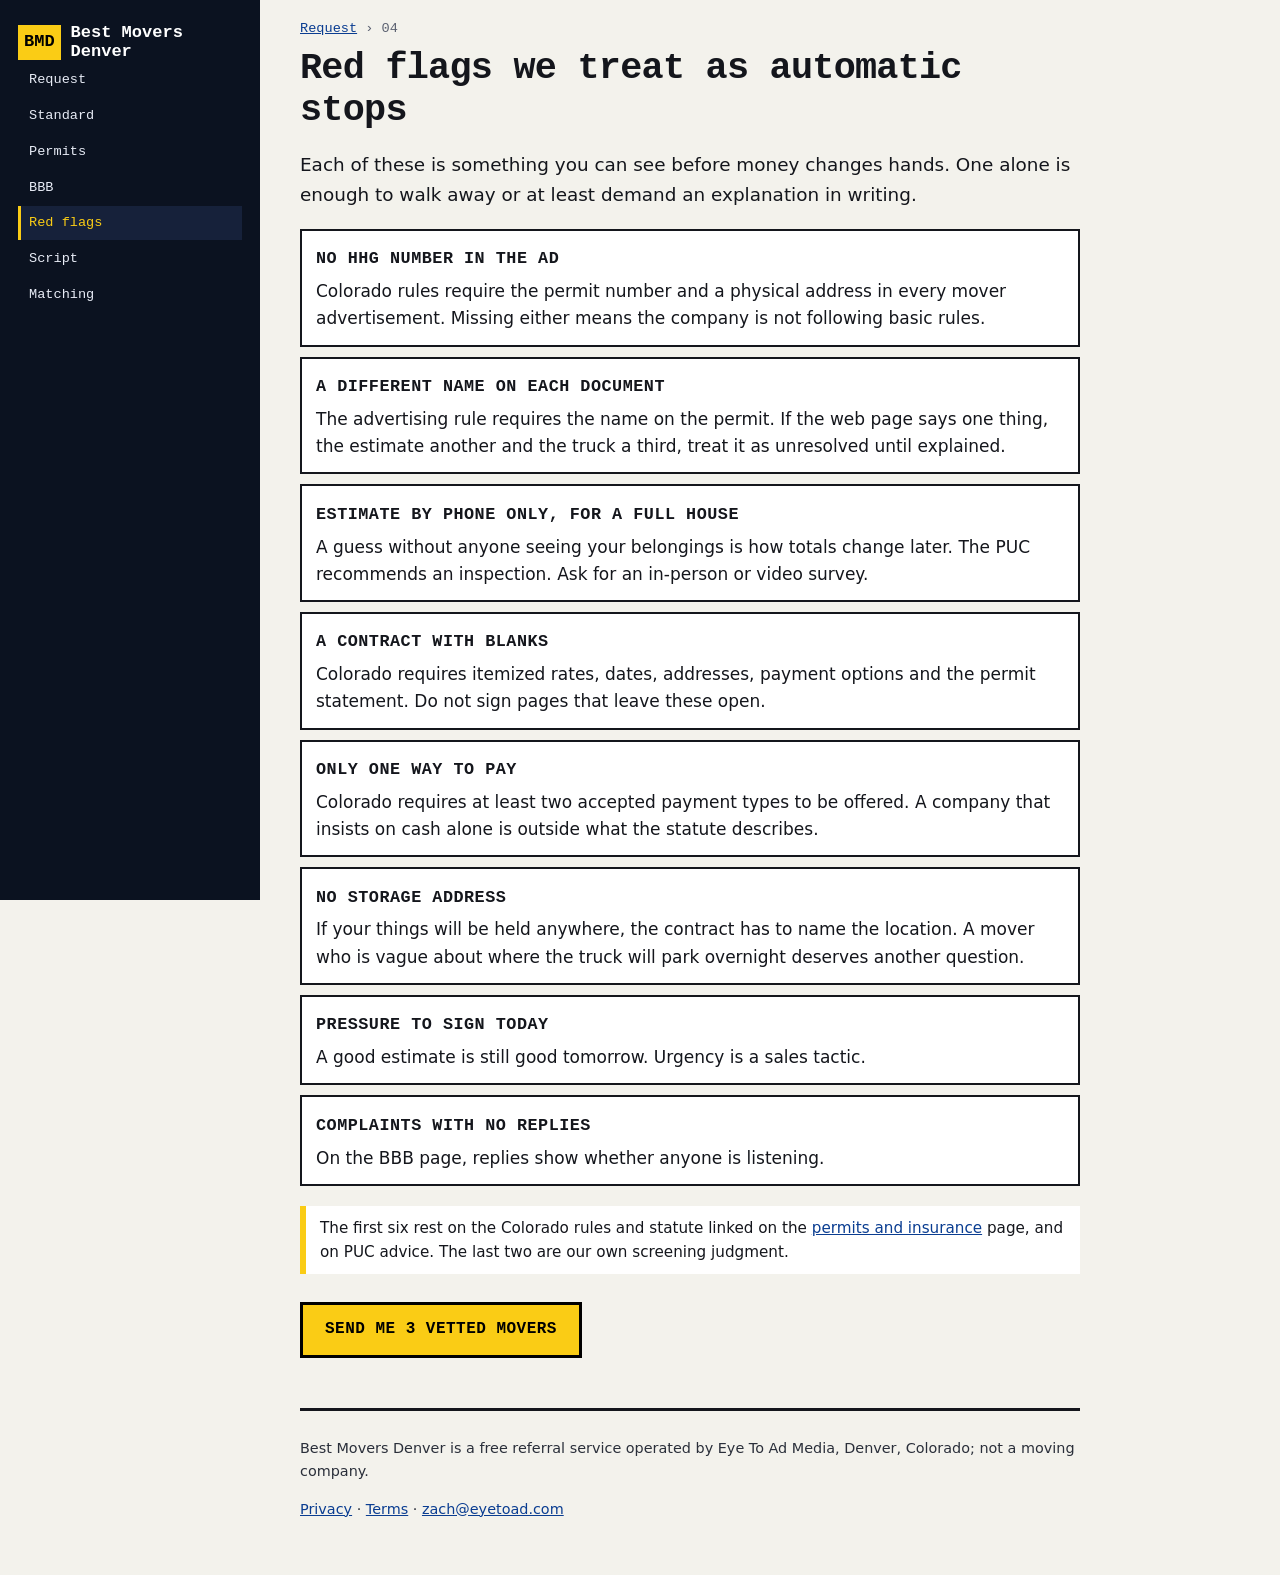
<file: red-flags/index.html>
<!doctype html>
<html lang="en">
<head>
<meta charset="utf-8">
<meta name="viewport" content="width=device-width,initial-scale=1">
<meta http-equiv="Content-Security-Policy" content="default-src 'self'; script-src 'self'; style-src 'self'; img-src 'self' data:; form-action 'none'; base-uri 'self'; object-src 'none'; upgrade-insecure-requests">
<meta name="referrer" content="strict-origin-when-cross-origin">
<title>Moving Company Red Flags in Colorado | Best Movers Denver</title>
<meta name="description" content="Eight warning signs to check before hiring a Denver mover, tied to Colorado&#x27;s advertising rule and mover-contract statute.">
<link rel="canonical" href="https://bestmoversdenver.com/red-flags/">
<link rel="icon" href="/assets/icon.svg" type="image/svg+xml">
<link rel="stylesheet" href="/assets/site.css">
<meta property="og:type" content="website">
<meta property="og:title" content="Moving Company Red Flags in Colorado | Best Movers Denver">
<meta property="og:description" content="Eight warning signs to check before hiring a Denver mover, tied to Colorado&#x27;s advertising rule and mover-contract statute.">
<meta property="og:url" content="https://bestmoversdenver.com/red-flags/">
<script type="application/ld+json">
{"@context": "https://schema.org", "@graph": [{"@type": "WebSite", "@id": "https://bestmoversdenver.com/#site", "url": "https://bestmoversdenver.com/", "name": "Best Movers Denver", "publisher": {"@id": "https://bestmoversdenver.com/#org"}}, {"@type": "Organization", "@id": "https://bestmoversdenver.com/#org", "name": "Eye To Ad Media", "url": "https://bestmoversdenver.com/", "areaServed": "Denver, Colorado"}, {"@type": "Article", "headline": "Moving company red flags in Colorado", "description": "Warning signs when hiring a Denver mover.", "dateModified": "2026-11-11", "author": {"@id": "https://bestmoversdenver.com/#org"}, "publisher": {"@id": "https://bestmoversdenver.com/#org"}, "mainEntityOfPage": "https://bestmoversdenver.com/red-flags/"}]}
</script>
</head>
<body>
<a class="skip" href="#main">Skip to content</a>
<div class="frame">
<aside class="side"><a class="mark" href="/" aria-label="Best Movers Denver home"><span class="sq">BMD</span><span>Best Movers<br>Denver</span></a><nav aria-label="Main"><a href="/">Request</a><a href="/our-standard/">Standard</a><a href="/permits-and-insurance/">Permits</a><a href="/bbb-grades/">BBB</a><a href="/red-flags/" aria-current="page">Red flags</a><a href="/phone-questions/">Script</a><a href="/how-it-works/">Matching</a></nav></aside>
<div class="col"><main id="main">
<article class="doc">
<p class="crumb"><a href="/">Request</a> &rsaquo; 04</p>
<h1>Red flags we treat as automatic stops</h1>
<p class="lede">Each of these is something you can see before money changes hands. One alone is enough to walk away or at least demand an explanation in writing.</p>
<ul class="flags">
<li><h2>No HHG number in the ad</h2><p>Colorado rules require the permit number and a physical address in every mover advertisement. Missing either means the company is not following basic rules.</p></li>
<li><h2>A different name on each document</h2><p>The advertising rule requires the name on the permit. If the web page says one thing, the estimate another and the truck a third, treat it as unresolved until explained.</p></li>
<li><h2>Estimate by phone only, for a full house</h2><p>A guess without anyone seeing your belongings is how totals change later. The PUC recommends an inspection. Ask for an in-person or video survey.</p></li>
<li><h2>A contract with blanks</h2><p>Colorado requires itemized rates, dates, addresses, payment options and the permit statement. Do not sign pages that leave these open.</p></li>
<li><h2>Only one way to pay</h2><p>Colorado requires at least two accepted payment types to be offered. A company that insists on cash alone is outside what the statute describes.</p></li>
<li><h2>No storage address</h2><p>If your things will be held anywhere, the contract has to name the location. A mover who is vague about where the truck will park overnight deserves another question.</p></li>
<li><h2>Pressure to sign today</h2><p>A good estimate is still good tomorrow. Urgency is a sales tactic.</p></li>
<li><h2>Complaints with no replies</h2><p>On the BBB page, replies show whether anyone is listening.</p></li>
</ul>
<p class="note">The first six rest on the Colorado rules and statute linked on the <a href="/permits-and-insurance/">permits and insurance</a> page, and on PUC advice. The last two are our own screening judgment.</p>
<p class="go-line"><a class="btn" href="/#quote">Send me 3 vetted movers</a></p></article>
</main>
<footer class="foot"><p>Best Movers Denver is a free referral service operated by Eye To Ad Media, Denver, Colorado; not a moving company.</p><p><a href="/privacy/">Privacy</a> &middot; <a href="/terms/">Terms</a> &middot; <a href="mailto:zach@eyetoad.com">zach@eyetoad.com</a></p></footer></div>
</div>
</body>
</html>
</file>
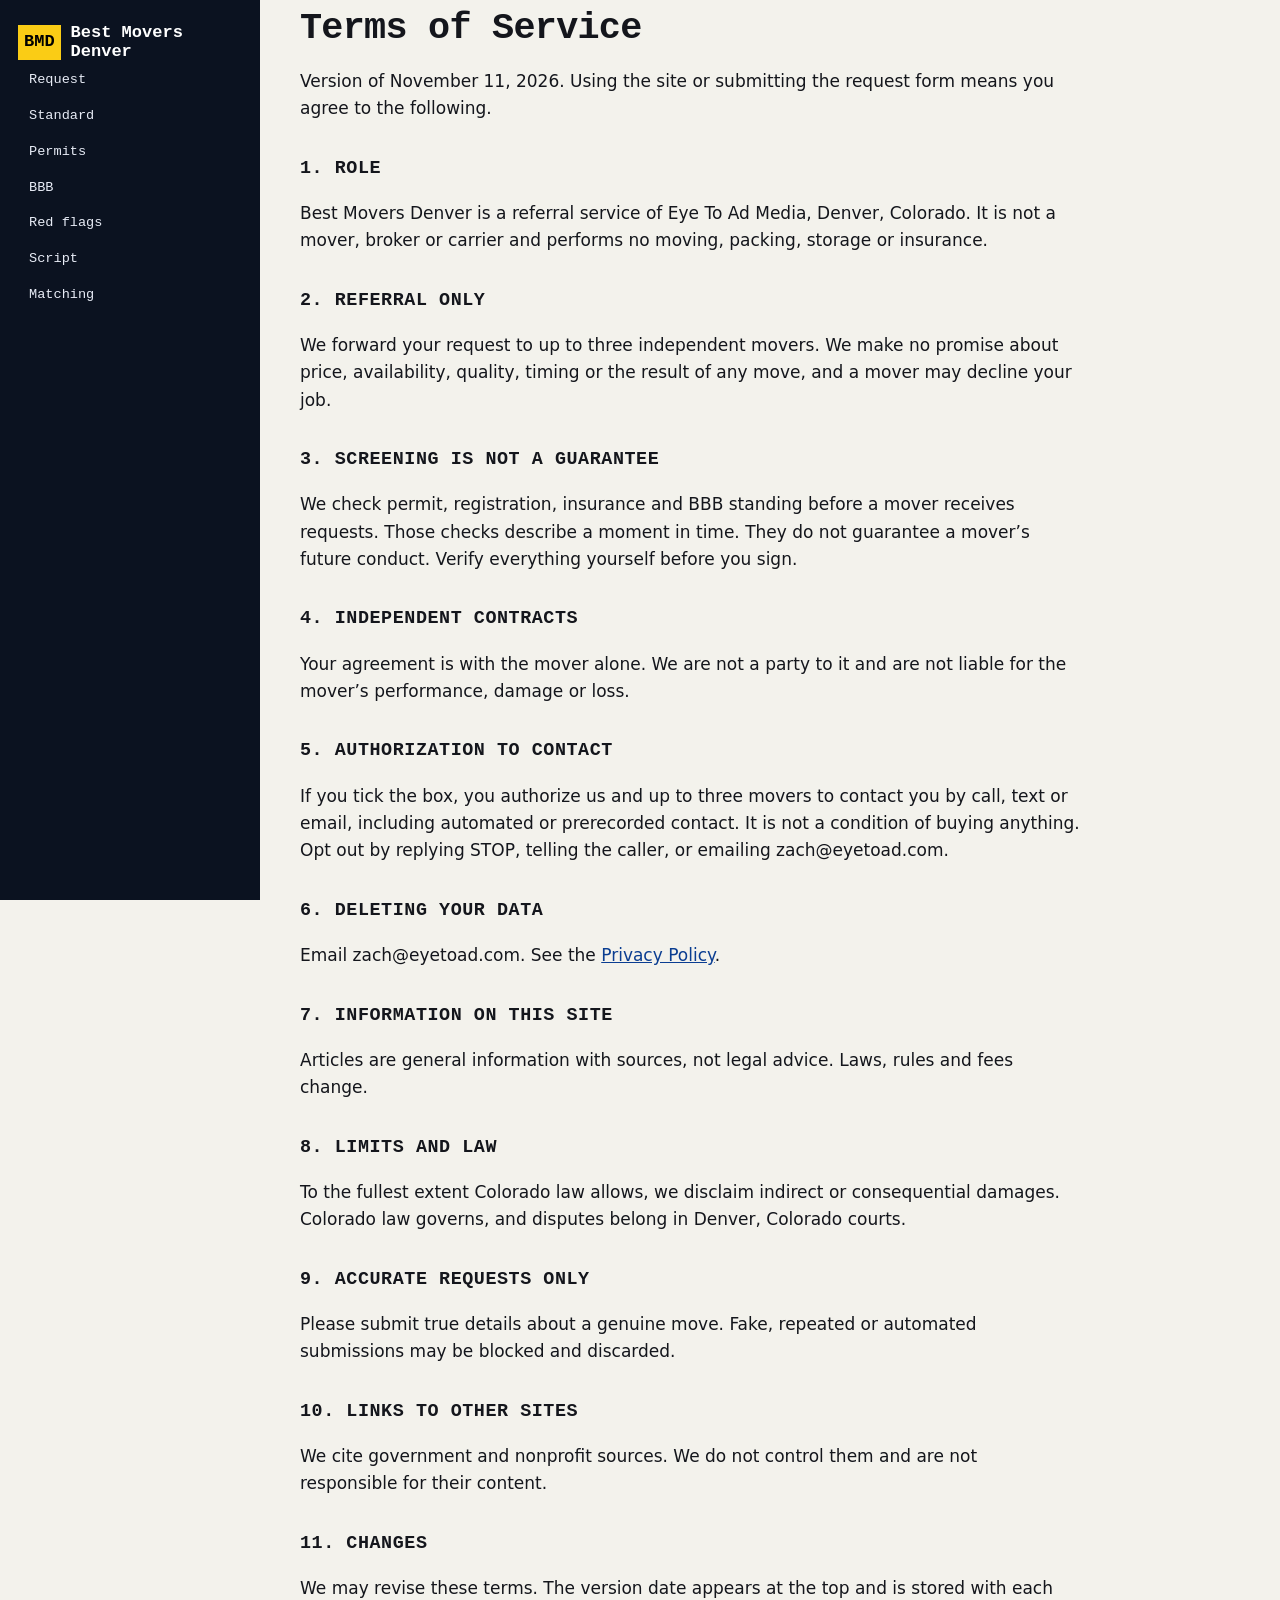
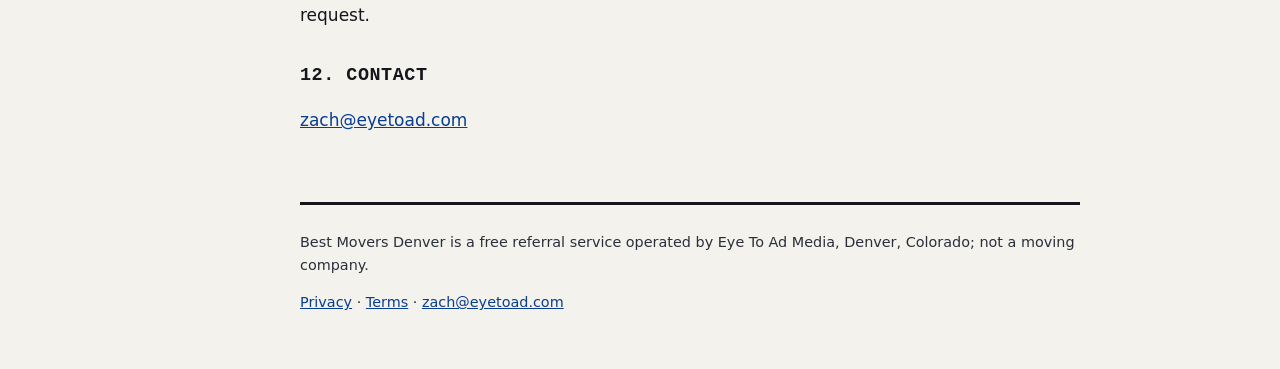
<file: terms/index.html>
<!doctype html>
<html lang="en">
<head>
<meta charset="utf-8">
<meta name="viewport" content="width=device-width,initial-scale=1">
<meta http-equiv="Content-Security-Policy" content="default-src 'self'; script-src 'self'; style-src 'self'; img-src 'self' data:; form-action 'none'; base-uri 'self'; object-src 'none'; upgrade-insecure-requests">
<meta name="referrer" content="strict-origin-when-cross-origin">
<title>Terms of Service | Best Movers Denver</title>
<meta name="description" content="Referral-service terms: independent movers, screening limits, authorization to contact, opt-out and Colorado law.">
<meta name="robots" content="noindex,follow">
<link rel="canonical" href="https://bestmoversdenver.com/terms/">
<link rel="icon" href="/assets/icon.svg" type="image/svg+xml">
<link rel="stylesheet" href="/assets/site.css">
</head>
<body>
<a class="skip" href="#main">Skip to content</a>
<div class="frame">
<aside class="side"><a class="mark" href="/" aria-label="Best Movers Denver home"><span class="sq">BMD</span><span>Best Movers<br>Denver</span></a><nav aria-label="Main"><a href="/">Request</a><a href="/our-standard/">Standard</a><a href="/permits-and-insurance/">Permits</a><a href="/bbb-grades/">BBB</a><a href="/red-flags/">Red flags</a><a href="/phone-questions/">Script</a><a href="/how-it-works/">Matching</a></nav></aside>
<div class="col"><main id="main">
<article class="doc">
<h1>Terms of Service</h1>
<p>Version of November 11, 2026. Using the site or submitting the request form means you agree to the following.</p>
<h2>1. Role</h2>
<p>Best Movers Denver is a referral service of Eye To Ad Media, Denver, Colorado. It is not a mover, broker or carrier and performs no moving, packing, storage or insurance.</p>
<h2>2. Referral only</h2>
<p>We forward your request to up to three independent movers. We make no promise about price, availability, quality, timing or the result of any move, and a mover may decline your job.</p>
<h2>3. Screening is not a guarantee</h2>
<p>We check permit, registration, insurance and BBB standing before a mover receives requests. Those checks describe a moment in time. They do not guarantee a mover&rsquo;s future conduct. Verify everything yourself before you sign.</p>
<h2>4. Independent contracts</h2>
<p>Your agreement is with the mover alone. We are not a party to it and are not liable for the mover&rsquo;s performance, damage or loss.</p>
<h2>5. Authorization to contact</h2>
<p>If you tick the box, you authorize us and up to three movers to contact you by call, text or email, including automated or prerecorded contact. It is not a condition of buying anything. Opt out by replying STOP, telling the caller, or emailing zach@eyetoad.com.</p>
<h2>6. Deleting your data</h2>
<p>Email zach@eyetoad.com. See the <a href="/privacy/">Privacy Policy</a>.</p>
<h2>7. Information on this site</h2>
<p>Articles are general information with sources, not legal advice. Laws, rules and fees change.</p>
<h2>8. Limits and law</h2>
<p>To the fullest extent Colorado law allows, we disclaim indirect or consequential damages. Colorado law governs, and disputes belong in Denver, Colorado courts.</p>
<h2>9. Accurate requests only</h2>
<p>Please submit true details about a genuine move. Fake, repeated or automated submissions may be blocked and discarded.</p>
<h2>10. Links to other sites</h2>
<p>We cite government and nonprofit sources. We do not control them and are not responsible for their content.</p>
<h2>11. Changes</h2>
<p>We may revise these terms. The version date appears at the top and is stored with each request.</p>
<h2>12. Contact</h2>
<p><a href="mailto:zach@eyetoad.com">zach@eyetoad.com</a></p>
</article>
</main>
<footer class="foot"><p>Best Movers Denver is a free referral service operated by Eye To Ad Media, Denver, Colorado; not a moving company.</p><p><a href="/privacy/">Privacy</a> &middot; <a href="/terms/">Terms</a> &middot; <a href="mailto:zach@eyetoad.com">zach@eyetoad.com</a></p></footer></div>
</div>
</body>
</html>
</file>
<file: assets/site.css>
:root{--navy:#0b1220;--navy2:#16213a;--paper:#f3f2ec;--ink:#14161c;--yel:#facc15;--line:#14161c;--grey:#5a6070}
*{box-sizing:border-box}
html{-webkit-text-size-adjust:100%}
body{margin:0;background:var(--paper);color:var(--ink);font:1.0625rem/1.6 system-ui,-apple-system,"Segoe UI",Roboto,Arial,sans-serif}
h1,h2,.mark,.tag,.tagx,.stamp,nav a,caption,dt,.crumb{font-family:ui-monospace,SFMono-Regular,Consolas,"Liberation Mono",Menlo,monospace}
h1{font-size:1.65rem;line-height:1.15;margin:.2em 0 .5em;letter-spacing:-.02em}
h2{font-size:1.15rem;margin:1.7em 0 .5em;text-transform:uppercase;letter-spacing:.03em}
a{color:#0a3d91}
a:focus-visible,button:focus-visible,input:focus-visible,select:focus-visible,summary:focus-visible{outline:3px solid #0a3d91;outline-offset:2px}
.side a:focus-visible{outline-color:var(--yel)}
.skip{position:absolute;left:-999px;top:0;background:var(--yel);color:#000;padding:.6em 1em;z-index:9}
.skip:focus{left:8px;top:8px}
.frame{display:block}
.side{background:var(--navy);color:#fff;padding:14px 16px}
.mark{display:flex;align-items:center;gap:10px;color:#fff;text-decoration:none;font-weight:700;line-height:1.1}
.sq{background:var(--yel);color:#000;padding:8px 6px;font-weight:800}
.tag{font-size:.8rem;color:#c3cadb;margin:8px 0 10px}
.side nav{display:flex;flex-wrap:wrap;gap:2px 4px}
.side nav a{color:#e8ecf6;text-decoration:none;font-size:.85rem;padding:6px 8px;border-left:3px solid transparent;display:inline-block}
.side nav a:hover{background:var(--navy2)}
.side nav a[aria-current=page]{border-left-color:var(--yel);background:var(--navy2);color:var(--yel)}
.col{padding:0 16px 24px;max-width:860px}
@media(min-width:900px){
.frame{display:grid;grid-template-columns:260px 1fr;min-height:100vh}
.side{position:sticky;top:0;height:100vh;padding:24px 18px;overflow-y:auto}
.side nav{display:block}
.side nav a{display:block;margin:2px 0}
.col{padding:0 40px 40px}
h1{font-size:2.3rem}}
.topband{background:var(--navy);color:#fff;margin:0 -16px;padding:22px 16px 26px;border-bottom:6px solid var(--yel)}
@media(min-width:900px){.topband{margin:0 -40px;padding:34px 40px}}
.topband h1{color:#fff}
.stamp{display:inline-block;border:2px solid var(--yel);color:var(--yel);padding:2px 10px;font-size:.8rem;text-transform:uppercase;margin:0}
.lede{font-size:1.15rem}
.slab{background:#fff;border:3px solid var(--line);padding:18px;margin:22px 0;box-shadow:8px 8px 0 var(--yel)}
.slab h2{margin-top:0}
label{display:block;font-weight:700;font-size:.9rem;margin:.9em 0 .2em}
input[type=text],input[type=tel],input[type=email],input[type=date],select{width:100%;font:inherit;padding:9px 10px;border:2px solid var(--line);border-radius:0;background:#fff;color:var(--ink);min-height:44px}
.grid2{display:grid;grid-template-columns:1fr;gap:0 14px}
@media(min-width:620px){.grid2{grid-template-columns:1fr 1fr}}
.hp{position:absolute;left:-9999px;width:1px;height:1px;overflow:hidden}
.agree{display:flex;gap:10px;align-items:flex-start;margin:18px 0;border:2px solid var(--line);padding:10px;background:var(--paper)}
.agree input{width:24px;height:24px;flex:none;margin-top:3px}
.agree label{font-weight:400;font-size:.88rem;margin:0}
.btn{display:inline-block;background:var(--yel);color:#000;border:3px solid #000;font-family:ui-monospace,Consolas,monospace;font-weight:800;font-size:1rem;padding:12px 22px;text-decoration:none;cursor:pointer;text-transform:uppercase;letter-spacing:.03em;min-height:44px}
.btn:hover{background:#000;color:var(--yel)}
.go{width:100%}
.form-msg{min-height:1.4em;margin:.8em 0 0}
.form-msg.bad{color:#8f1111;font-weight:700}
.plain{margin:34px 0}
.specs{display:grid;gap:0;border:3px solid var(--line);background:#fff;margin:0 0 14px}
.specs div{padding:12px 14px;border-bottom:2px solid var(--line)}
.specs div:last-child{border-bottom:0}
dt{font-weight:800;text-transform:uppercase;font-size:.9rem;color:#0a3d91}
dd{margin:.2em 0 0}
details{border:2px solid var(--line);background:#fff;margin:8px 0;padding:2px 14px}
summary{cursor:pointer;font-weight:700;padding:10px 0}
.doc{padding-bottom:20px}
.crumb{font-size:.85rem;color:var(--grey);margin:18px 0 0}
.crit,.flags,.qs{list-style:none;padding:0;margin:20px 0}
.crit li,.flags li{border:2px solid var(--line);background:#fff;padding:12px 14px;margin:10px 0}
.crit h2,.flags h2{margin:.2em 0 .3em;font-size:1.05rem}
.crit p,.flags p{margin:0}
.tagx{display:inline-block;background:var(--navy);color:var(--yel);font-size:.75rem;padding:2px 8px;text-transform:uppercase}
.qs{counter-reset:q}
.qs li{counter-increment:q;padding:8px 0 8px 44px;position:relative;border-bottom:1px dashed #9aa}
.qs li:before{content:counter(q);position:absolute;left:0;top:6px;width:30px;height:30px;background:var(--navy);color:var(--yel);font:700 .95rem ui-monospace,Consolas,monospace;display:flex;align-items:center;justify-content:center}
.note{border-left:6px solid var(--yel);background:#fff;padding:10px 14px;font-size:.95rem}
.tw{overflow-x:auto}
table{border-collapse:collapse;width:100%;background:#fff;font-size:.95rem}
caption{text-align:left;font-weight:700;padding:6px 0}
th,td{border:2px solid var(--line);padding:8px 10px;text-align:left;vertical-align:top}
thead th{background:var(--navy);color:#fff}
.go-line{margin:28px 0 0}
.foot{border-top:3px solid var(--line);margin-top:30px;padding-top:12px;font-size:.9rem;color:#2a2f3a}
.agree-dlg{border:4px solid #000;border-radius:0;max-width:440px;width:calc(100% - 32px);padding:18px;background:#fff;color:var(--ink);box-shadow:8px 8px 0 var(--yel)}
.agree-dlg::backdrop{background:rgba(5,10,25,.7)}
.agree-dlg h2{margin-top:0}
.agree-dlg .agree-actions{display:flex;gap:10px;flex-wrap:wrap;margin-top:14px}
.agree-yes{background:var(--yel);color:#000;border:3px solid #000;border-radius:0;padding:10px 18px;font-weight:800;font-size:1rem;font-family:inherit;cursor:pointer;min-height:44px}
.agree-no{background:#fff;color:#000;border:3px solid #000;border-radius:0;padding:10px 18px;font-size:1rem;font-family:inherit;cursor:pointer;min-height:44px}
</file>
